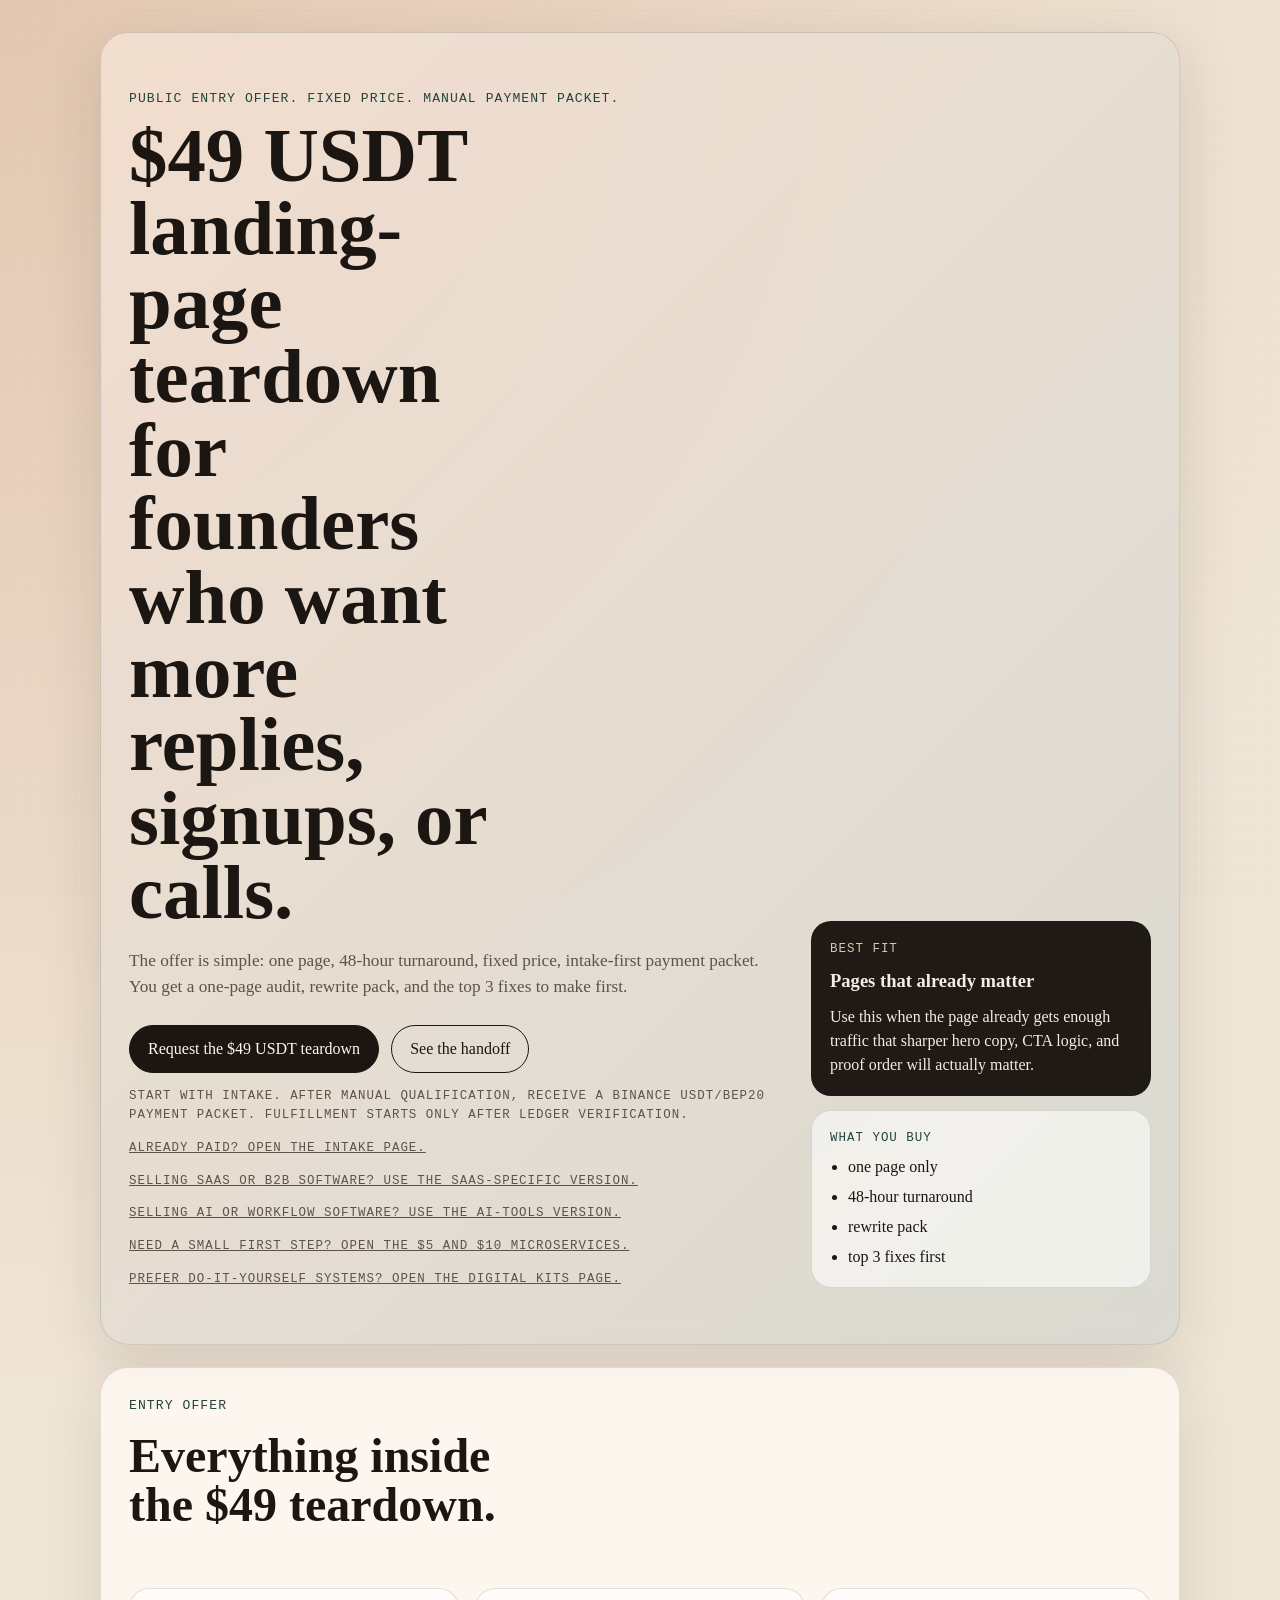
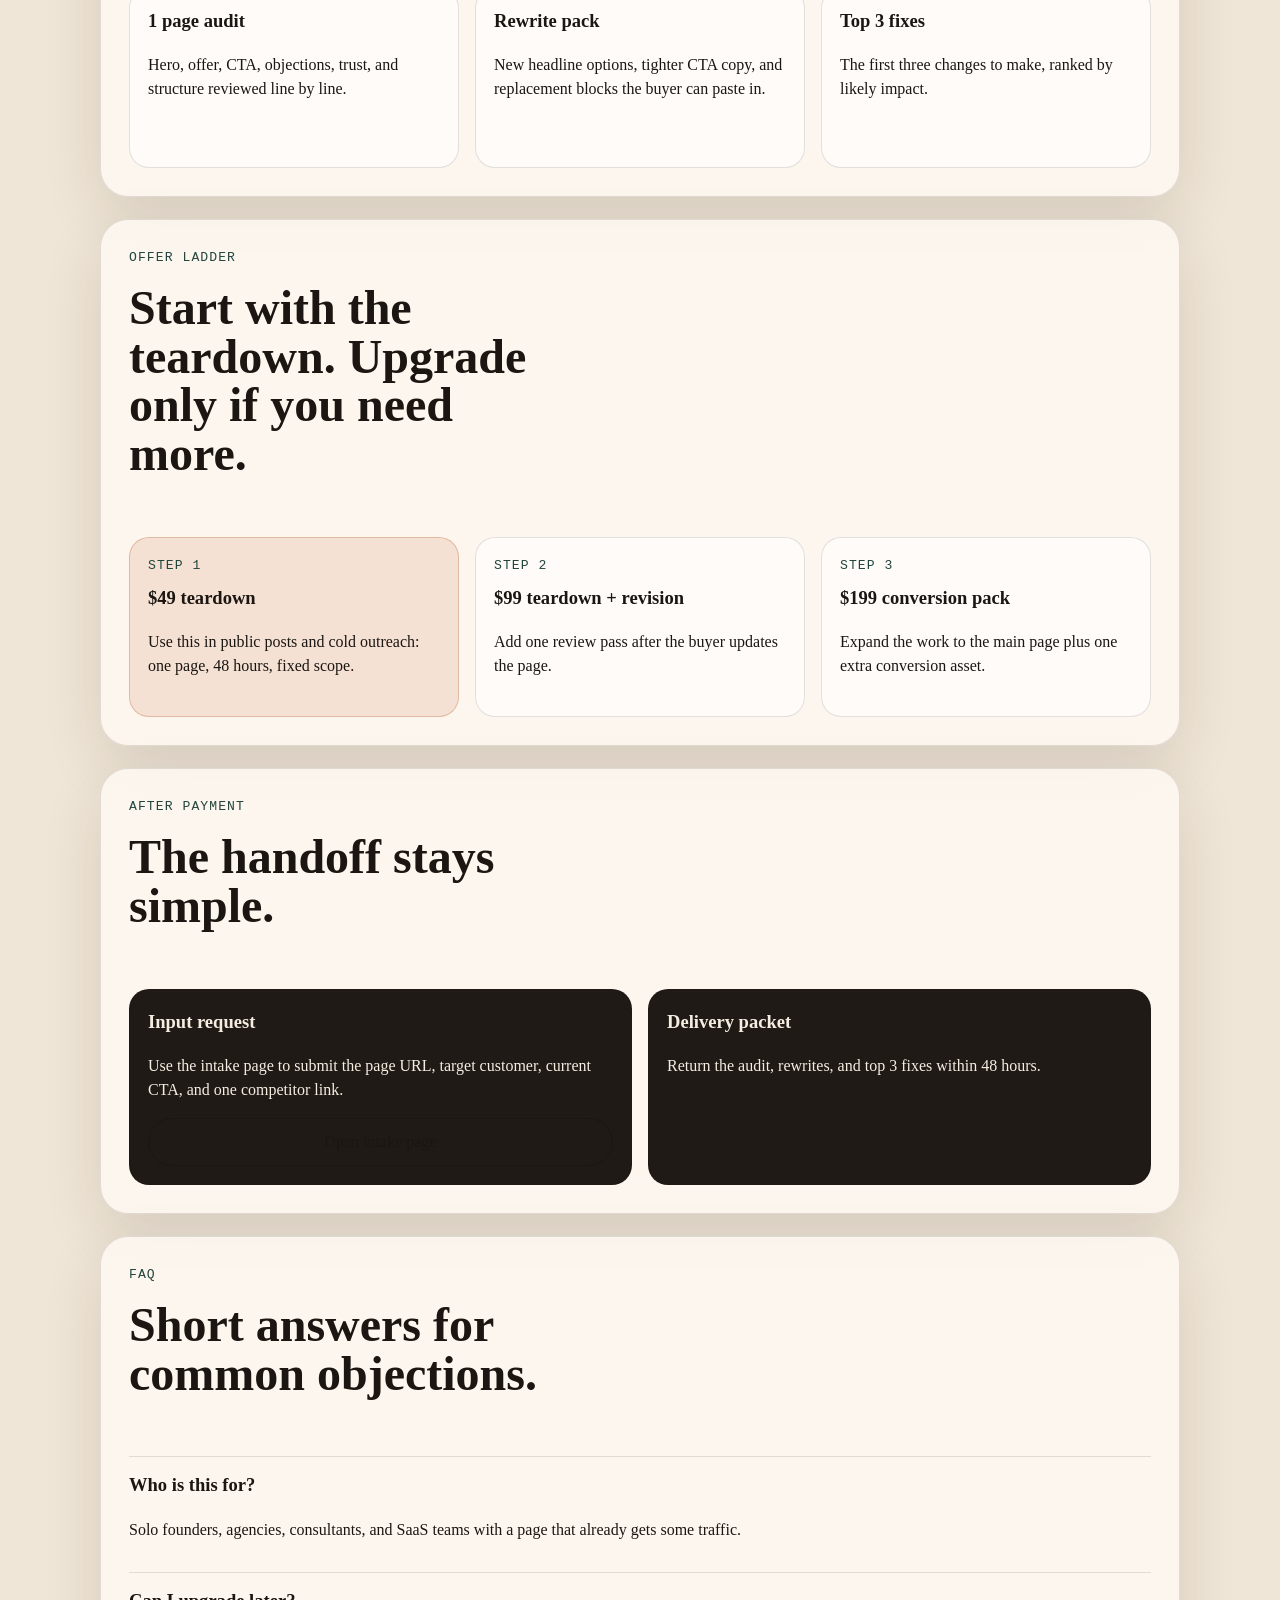
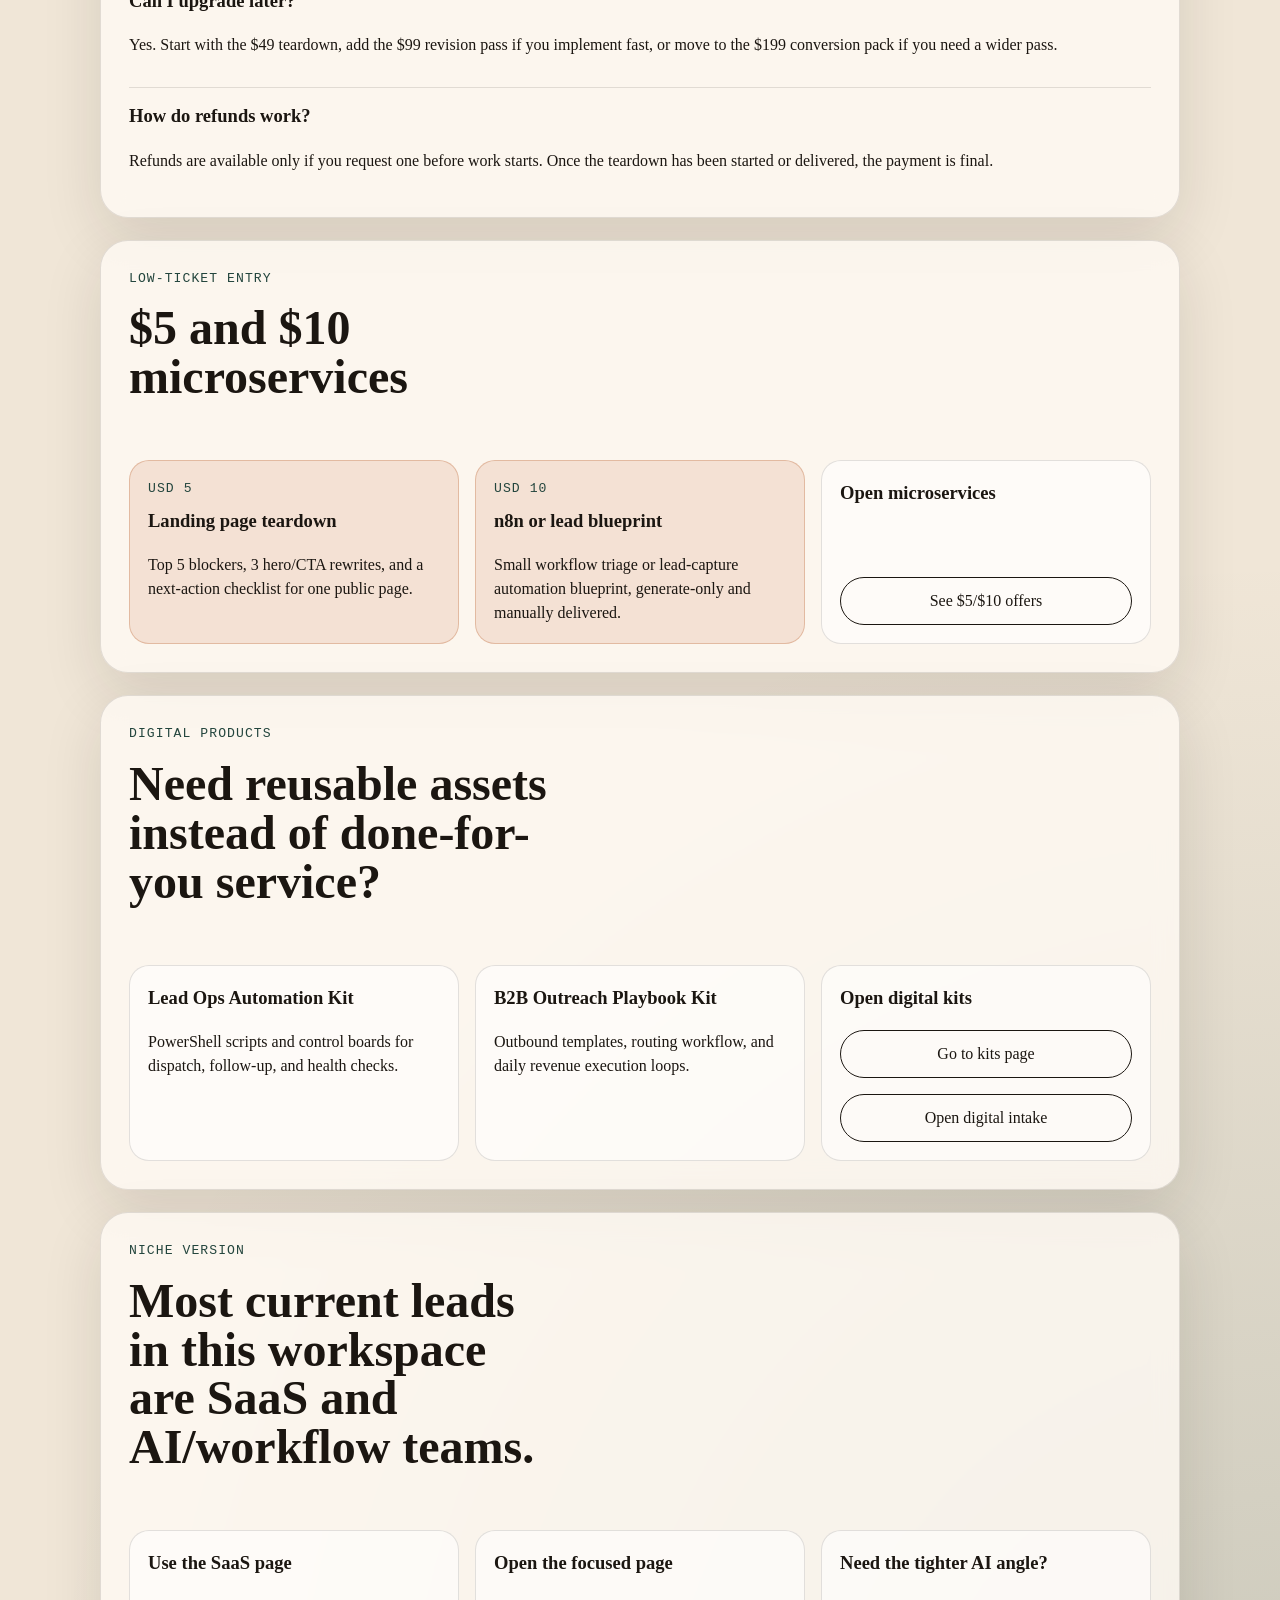
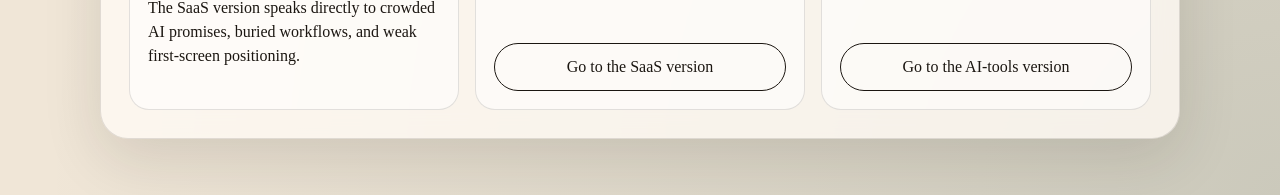
<file: index.html>
<!DOCTYPE html>
<html lang="en">
<head>
  <meta charset="UTF-8">
  <meta name="viewport" content="width=device-width, initial-scale=1.0">
  <title>$49 USDT Landing-Page Teardown | 48-Hour Audit, Rewrite Pack &amp; Top 3 Fixes</title>
  <meta
    name="description"
    content="$49 USDT landing-page teardown for founders: one-page audit, rewrite pack, and top 3 fixes delivered within 48 hours with manual Binance USDT/BEP20 payment packet."
  >
  <link rel="canonical" href="https://sam49501.github.io/btc-teardown-offer-site/">
  <meta property="og:type" content="website">
  <meta property="og:title" content="$49 USDT landing-page teardown for founders who want more replies, signups, or calls.">
  <meta property="og:description" content="$49 USDT landing-page teardown for founders: one-page audit, rewrite pack, and top 3 fixes delivered within 48 hours with manual Binance USDT/BEP20 payment packet.">
  <meta property="og:url" content="https://sam49501.github.io/btc-teardown-offer-site/">
  <meta property="og:image" content="https://sam49501.github.io/btc-teardown-offer-site/og-root.png">
  <meta property="og:image:alt" content="$49 USDT landing-page teardown social preview card">
  <meta name="twitter:card" content="summary_large_image">
  <meta name="twitter:title" content="$49 USDT landing-page teardown for founders who want more replies, signups, or calls.">
  <meta name="twitter:description" content="$49 USDT landing-page teardown for founders: one-page audit, rewrite pack, and top 3 fixes delivered within 48 hours with manual Binance USDT/BEP20 payment packet.">
  <meta name="twitter:image" content="https://sam49501.github.io/btc-teardown-offer-site/og-root.png">
  <link rel="stylesheet" href="styles.css">
</head>
<body>
  <div class="grain"></div>
  <main class="page">
    <section class="hero">
      <div class="hero-grid">
        <div class="hero-copy">
          <p class="eyebrow">Public entry offer. Fixed price. Manual payment packet.</p>
          <h1>$49 USDT landing-page teardown for founders who want more replies, signups, or calls.</h1>
          <p class="lede">
            The offer is simple: one page, 48-hour turnaround, fixed price, intake-first payment packet.
            You get a one-page audit, rewrite pack, and the top 3 fixes to make first.
          </p>
          <div class="hero-actions">
            <a class="button button-primary" href="https://github.com/sam49501/btc-teardown-offer-site/issues/new?template=paid-teardown-intake.yml">Request the $49 USDT teardown</a>
            <a class="button button-secondary" href="#after-payment">See the handoff</a>
          </div>
          <p class="microcopy">Start with intake. After manual qualification, receive a Binance USDT/BEP20 payment packet. Fulfillment starts only after ledger verification.</p>
          <p class="microcopy"><a class="inline-link" href="intake.html">Already paid? Open the intake page.</a></p>
          <p class="microcopy"><a class="inline-link" href="saas.html">Selling SaaS or B2B software? Use the SaaS-specific version.</a></p>
          <p class="microcopy"><a class="inline-link" href="ai-tools.html">Selling AI or workflow software? Use the AI-tools version.</a></p>
          <p class="microcopy"><a class="inline-link" href="microservices.html">Need a small first step? Open the $5 and $10 microservices.</a></p>
          <p class="microcopy"><a class="inline-link" href="kits.html">Prefer do-it-yourself systems? Open the digital kits page.</a></p>
        </div>
        <aside class="hero-side">
          <article class="side-card side-card-dark">
            <p class="side-label">Best fit</p>
            <h3>Pages that already matter</h3>
            <p>Use this when the page already gets enough traffic that sharper hero copy, CTA logic, and proof order will actually matter.</p>
          </article>
          <article class="side-card">
            <p class="side-label">What you buy</p>
            <ul class="compact-list">
              <li>one page only</li>
              <li>48-hour turnaround</li>
              <li>rewrite pack</li>
              <li>top 3 fixes first</li>
            </ul>
          </article>
        </aside>
      </div>
    </section>

    <section class="panel" id="after-payment">
      <div class="panel-head">
        <p class="section-tag">Entry offer</p>
        <h2>Everything inside the $49 teardown.</h2>
      </div>
      <div class="grid three-up">
        <article class="card">
          <h3>1 page audit</h3>
          <p>Hero, offer, CTA, objections, trust, and structure reviewed line by line.</p>
        </article>
        <article class="card">
          <h3>Rewrite pack</h3>
          <p>New headline options, tighter CTA copy, and replacement blocks the buyer can paste in.</p>
        </article>
        <article class="card">
          <h3>Top 3 fixes</h3>
          <p>The first three changes to make, ranked by likely impact.</p>
        </article>
      </div>
    </section>

    <section class="panel">
      <div class="panel-head">
        <p class="section-tag">Offer ladder</p>
        <h2>Start with the teardown. Upgrade only if you need more.</h2>
      </div>
      <div class="grid three-up">
        <article class="card featured">
          <p class="tier-label">Step 1</p>
          <h3>$49 teardown</h3>
          <p>Use this in public posts and cold outreach: one page, 48 hours, fixed scope.</p>
        </article>
        <article class="card">
          <p class="tier-label">Step 2</p>
          <h3>$99 teardown + revision</h3>
          <p>Add one review pass after the buyer updates the page.</p>
        </article>
        <article class="card">
          <p class="tier-label">Step 3</p>
          <h3>$199 conversion pack</h3>
          <p>Expand the work to the main page plus one extra conversion asset.</p>
        </article>
      </div>
    </section>

    <section class="panel">
      <div class="panel-head">
        <p class="section-tag">After payment</p>
        <h2>The handoff stays simple.</h2>
      </div>
      <div class="grid two-up">
        <article class="card dark-card">
          <h3>Input request</h3>
          <p>Use the intake page to submit the page URL, target customer, current CTA, and one competitor link.</p>
          <p><a class="button button-secondary button-full" href="intake.html">Open intake page</a></p>
        </article>
        <article class="card dark-card">
          <h3>Delivery packet</h3>
          <p>Return the audit, rewrites, and top 3 fixes within 48 hours.</p>
        </article>
      </div>
    </section>

    <section class="panel faq">
      <div class="panel-head">
        <p class="section-tag">FAQ</p>
        <h2>Short answers for common objections.</h2>
      </div>
      <div class="faq-list">
        <article class="faq-item">
          <h3>Who is this for?</h3>
          <p>Solo founders, agencies, consultants, and SaaS teams with a page that already gets some traffic.</p>
        </article>
        <article class="faq-item">
          <h3>Can I upgrade later?</h3>
          <p>Yes. Start with the $49 teardown, add the $99 revision pass if you implement fast, or move to the $199 conversion pack if you need a wider pass.</p>
        </article>
        <article class="faq-item">
          <h3>How do refunds work?</h3>
          <p>Refunds are available only if you request one before work starts. Once the teardown has been started or delivered, the payment is final.</p>
        </article>
      </div>
    </section>

    <section class="panel">
      <div class="panel-head">
        <p class="section-tag">Low-ticket entry</p>
        <h2>$5 and $10 microservices</h2>
      </div>
      <div class="grid three-up">
        <article class="card featured">
          <p class="tier-label">USD 5</p>
          <h3>Landing page teardown</h3>
          <p>Top 5 blockers, 3 hero/CTA rewrites, and a next-action checklist for one public page.</p>
        </article>
        <article class="card featured">
          <p class="tier-label">USD 10</p>
          <h3>n8n or lead blueprint</h3>
          <p>Small workflow triage or lead-capture automation blueprint, generate-only and manually delivered.</p>
        </article>
        <article class="card action-card">
          <h3>Open microservices</h3>
          <p><a class="button button-secondary button-full" href="microservices.html">See $5/$10 offers</a></p>
        </article>
      </div>
    </section>

    <section class="panel">
      <div class="panel-head">
        <p class="section-tag">Digital products</p>
        <h2>Need reusable assets instead of done-for-you service?</h2>
      </div>
      <div class="grid three-up">
        <article class="card">
          <h3>Lead Ops Automation Kit</h3>
          <p>PowerShell scripts and control boards for dispatch, follow-up, and health checks.</p>
        </article>
        <article class="card">
          <h3>B2B Outreach Playbook Kit</h3>
          <p>Outbound templates, routing workflow, and daily revenue execution loops.</p>
        </article>
        <article class="card action-card">
          <h3>Open digital kits</h3>
          <p><a class="button button-secondary button-full" href="kits.html">Go to kits page</a></p>
          <p><a class="button button-secondary button-full" href="intake-digital.html">Open digital intake</a></p>
        </article>
      </div>
    </section>

    <section class="panel">
      <div class="panel-head">
        <p class="section-tag">Niche version</p>
        <h2>Most current leads in this workspace are SaaS and AI/workflow teams.</h2>
      </div>
      <div class="grid three-up">
        <article class="card">
          <h3>Use the SaaS page</h3>
          <p>The SaaS version speaks directly to crowded AI promises, buried workflows, and weak first-screen positioning.</p>
        </article>
        <article class="card action-card">
          <h3>Open the focused page</h3>
          <p><a class="button button-secondary button-full" href="saas.html">Go to the SaaS version</a></p>
        </article>
        <article class="card action-card">
          <h3>Need the tighter AI angle?</h3>
          <p><a class="button button-secondary button-full" href="ai-tools.html">Go to the AI-tools version</a></p>
        </article>
      </div>
    </section>
  </main>
</body>
</html>
</file>
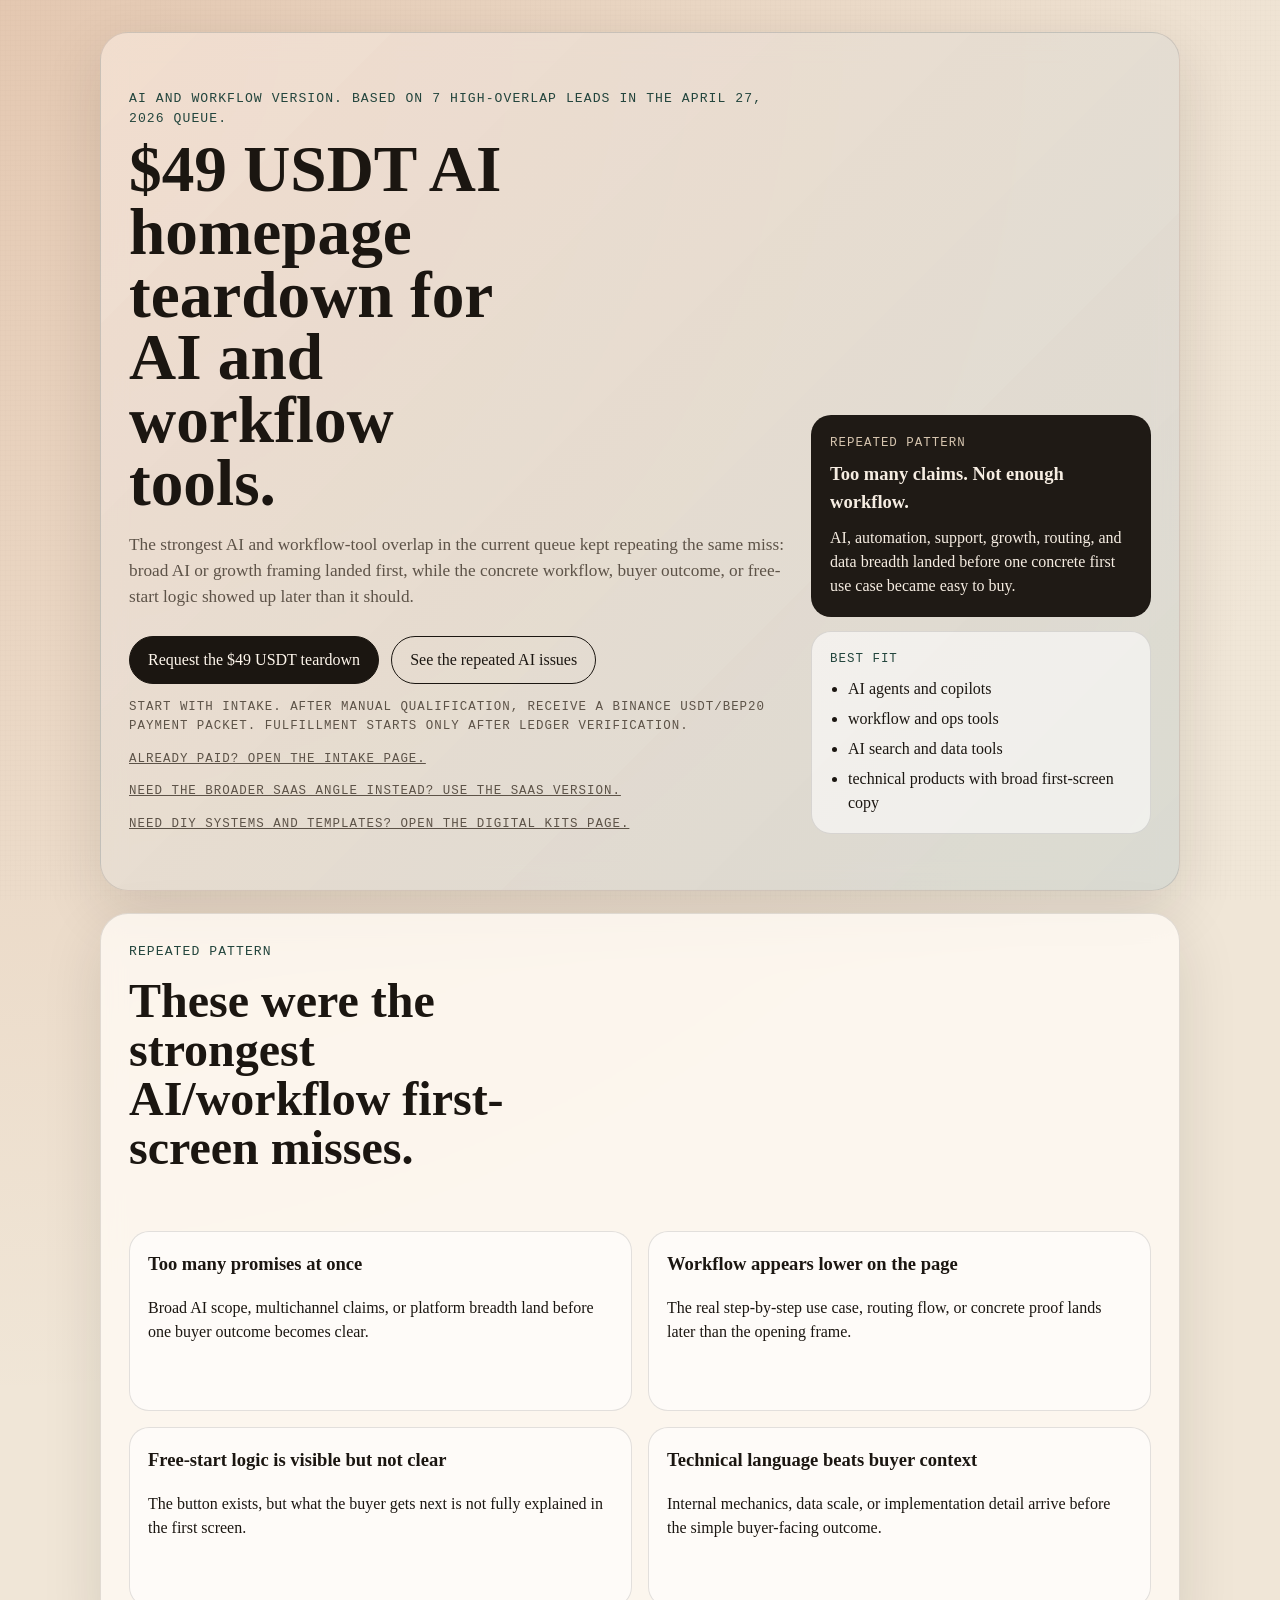
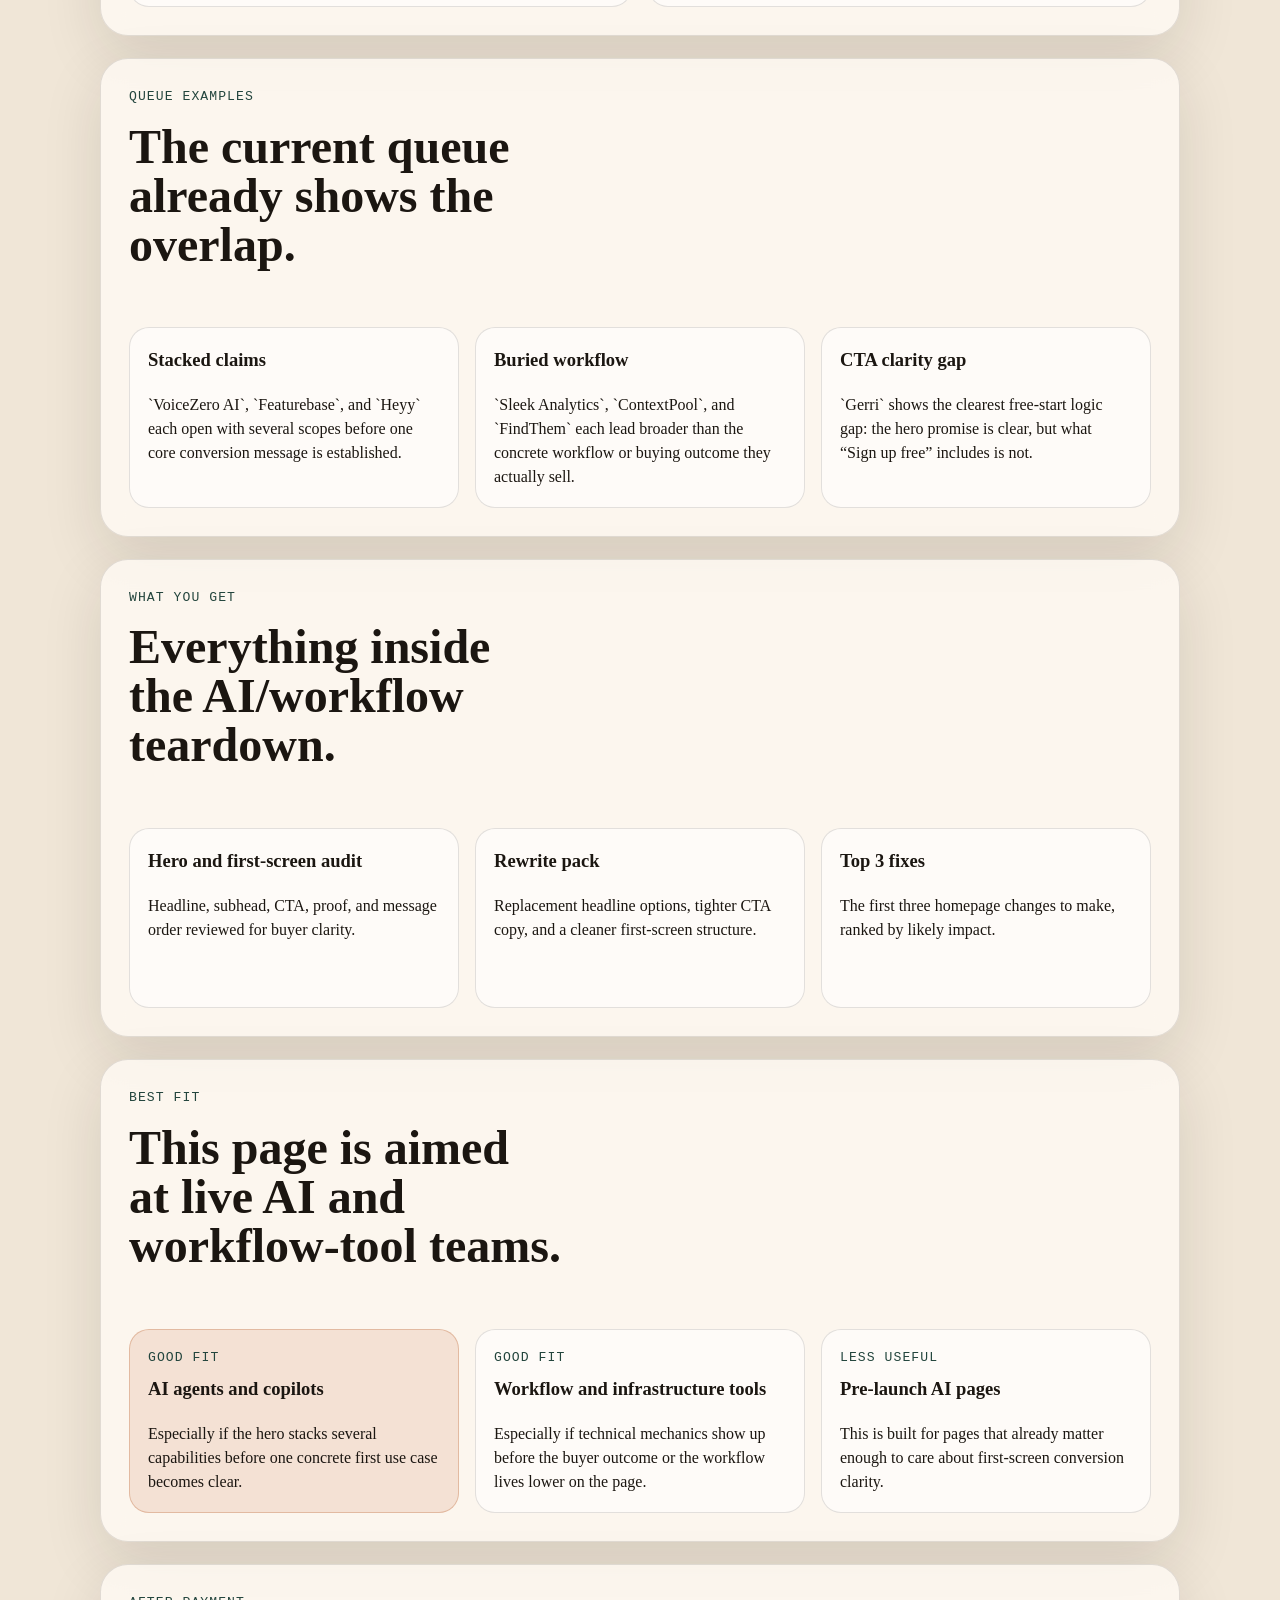
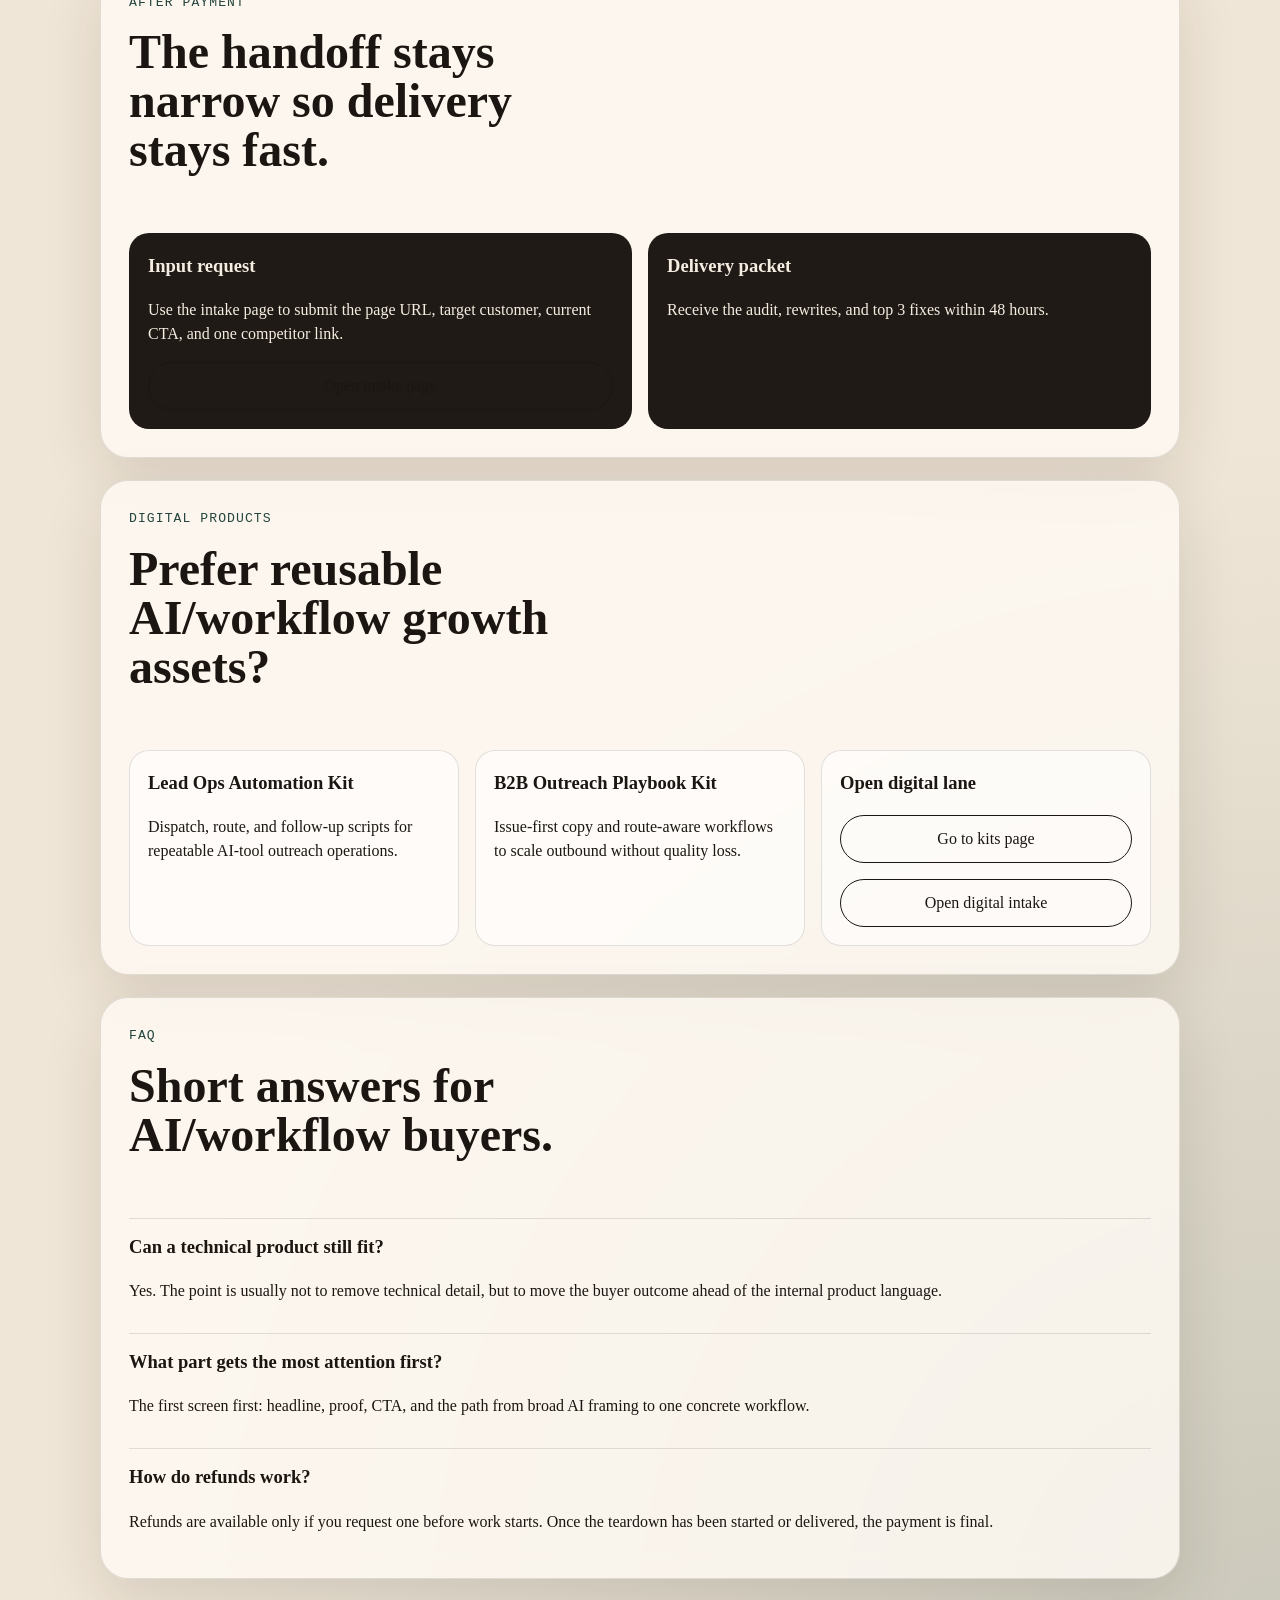
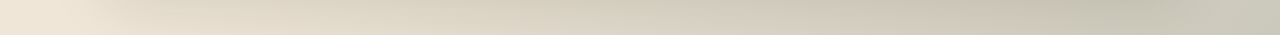
<file: ai-tools.html>
<!DOCTYPE html>
<html lang="en">
<head>
  <meta charset="UTF-8">
  <meta name="viewport" content="width=device-width, initial-scale=1.0">
  <title>$49 USDT AI Homepage Teardown | 48-Hour Audit, Rewrites &amp; Top 3 Fixes</title>
  <meta
    name="description"
    content="$49 USDT AI homepage teardown for AI and workflow tools: hero and first-screen audit, rewrite pack, and top 3 fixes delivered within 48 hours."
  >
  <link rel="canonical" href="https://sam49501.github.io/btc-teardown-offer-site/ai-tools.html">
  <meta property="og:type" content="website">
  <meta property="og:title" content="$49 USDT AI homepage teardown for AI and workflow tools.">
  <meta property="og:description" content="$49 USDT AI homepage teardown for AI and workflow tools: hero and first-screen audit, rewrite pack, and top 3 fixes delivered within 48 hours.">
  <meta property="og:url" content="https://sam49501.github.io/btc-teardown-offer-site/ai-tools.html">
  <meta property="og:image" content="https://sam49501.github.io/btc-teardown-offer-site/og-ai-tools.png">
  <meta property="og:image:alt" content="$49 USDT AI homepage teardown social preview card">
  <meta name="twitter:card" content="summary_large_image">
  <meta name="twitter:title" content="$49 USDT AI homepage teardown for AI and workflow tools.">
  <meta name="twitter:description" content="$49 USDT AI homepage teardown for AI and workflow tools: hero and first-screen audit, rewrite pack, and top 3 fixes delivered within 48 hours.">
  <meta name="twitter:image" content="https://sam49501.github.io/btc-teardown-offer-site/og-ai-tools.png">
  <link rel="stylesheet" href="styles.css">
</head>
<body>
  <div class="grain"></div>
  <main class="page">
    <section class="hero">
      <div class="hero-grid">
        <div class="hero-copy">
          <p class="eyebrow">AI and workflow version. Based on 7 high-overlap leads in the April 27, 2026 queue.</p>
          <h1 class="hero-title-wide">$49 USDT AI homepage teardown for AI and workflow tools.</h1>
          <p class="lede">
            The strongest AI and workflow-tool overlap in the current queue kept repeating the same miss:
            broad AI or growth framing landed first, while the concrete workflow, buyer outcome, or free-start logic
            showed up later than it should.
          </p>
          <div class="hero-actions">
            <a class="button button-primary" href="https://github.com/sam49501/btc-teardown-offer-site/issues/new?template=paid-teardown-intake.yml">Request the $49 USDT teardown</a>
            <a class="button button-secondary" href="#ai-patterns">See the repeated AI issues</a>
          </div>
          <p class="microcopy">Start with intake. After manual qualification, receive a Binance USDT/BEP20 payment packet. Fulfillment starts only after ledger verification.</p>
          <p class="microcopy"><a class="inline-link" href="intake.html">Already paid? Open the intake page.</a></p>
          <p class="microcopy"><a class="inline-link" href="saas.html">Need the broader SaaS angle instead? Use the SaaS version.</a></p>
          <p class="microcopy"><a class="inline-link" href="kits.html">Need DIY systems and templates? Open the digital kits page.</a></p>
        </div>
        <aside class="hero-side">
          <article class="side-card side-card-dark">
            <p class="side-label">Repeated pattern</p>
            <h3>Too many claims. Not enough workflow.</h3>
            <p>AI, automation, support, growth, routing, and data breadth landed before one concrete first use case became easy to buy.</p>
          </article>
          <article class="side-card">
            <p class="side-label">Best fit</p>
            <ul class="compact-list">
              <li>AI agents and copilots</li>
              <li>workflow and ops tools</li>
              <li>AI search and data tools</li>
              <li>technical products with broad first-screen copy</li>
            </ul>
          </article>
        </aside>
      </div>
    </section>

    <section class="panel" id="ai-patterns">
      <div class="panel-head">
        <p class="section-tag">Repeated pattern</p>
        <h2>These were the strongest AI/workflow first-screen misses.</h2>
      </div>
      <div class="grid two-up">
        <article class="card">
          <h3>Too many promises at once</h3>
          <p>Broad AI scope, multichannel claims, or platform breadth land before one buyer outcome becomes clear.</p>
        </article>
        <article class="card">
          <h3>Workflow appears lower on the page</h3>
          <p>The real step-by-step use case, routing flow, or concrete proof lands later than the opening frame.</p>
        </article>
        <article class="card">
          <h3>Free-start logic is visible but not clear</h3>
          <p>The button exists, but what the buyer gets next is not fully explained in the first screen.</p>
        </article>
        <article class="card">
          <h3>Technical language beats buyer context</h3>
          <p>Internal mechanics, data scale, or implementation detail arrive before the simple buyer-facing outcome.</p>
        </article>
      </div>
    </section>

    <section class="panel">
      <div class="panel-head">
        <p class="section-tag">Queue examples</p>
        <h2>The current queue already shows the overlap.</h2>
      </div>
      <div class="grid three-up">
        <article class="card">
          <h3>Stacked claims</h3>
          <p>`VoiceZero AI`, `Featurebase`, and `Heyy` each open with several scopes before one core conversion message is established.</p>
        </article>
        <article class="card">
          <h3>Buried workflow</h3>
          <p>`Sleek Analytics`, `ContextPool`, and `FindThem` each lead broader than the concrete workflow or buying outcome they actually sell.</p>
        </article>
        <article class="card">
          <h3>CTA clarity gap</h3>
          <p>`Gerri` shows the clearest free-start logic gap: the hero promise is clear, but what “Sign up free” includes is not.</p>
        </article>
      </div>
    </section>

    <section class="panel">
      <div class="panel-head">
        <p class="section-tag">What you get</p>
        <h2>Everything inside the AI/workflow teardown.</h2>
      </div>
      <div class="grid three-up">
        <article class="card">
          <h3>Hero and first-screen audit</h3>
          <p>Headline, subhead, CTA, proof, and message order reviewed for buyer clarity.</p>
        </article>
        <article class="card">
          <h3>Rewrite pack</h3>
          <p>Replacement headline options, tighter CTA copy, and a cleaner first-screen structure.</p>
        </article>
        <article class="card">
          <h3>Top 3 fixes</h3>
          <p>The first three homepage changes to make, ranked by likely impact.</p>
        </article>
      </div>
    </section>

    <section class="panel">
      <div class="panel-head">
        <p class="section-tag">Best fit</p>
        <h2>This page is aimed at live AI and workflow-tool teams.</h2>
      </div>
      <div class="grid three-up">
        <article class="card featured">
          <p class="tier-label">Good fit</p>
          <h3>AI agents and copilots</h3>
          <p>Especially if the hero stacks several capabilities before one concrete first use case becomes clear.</p>
        </article>
        <article class="card">
          <p class="tier-label">Good fit</p>
          <h3>Workflow and infrastructure tools</h3>
          <p>Especially if technical mechanics show up before the buyer outcome or the workflow lives lower on the page.</p>
        </article>
        <article class="card">
          <p class="tier-label">Less useful</p>
          <h3>Pre-launch AI pages</h3>
          <p>This is built for pages that already matter enough to care about first-screen conversion clarity.</p>
        </article>
      </div>
    </section>

    <section class="panel" id="after-payment">
      <div class="panel-head">
        <p class="section-tag">After payment</p>
        <h2>The handoff stays narrow so delivery stays fast.</h2>
      </div>
      <div class="grid two-up">
        <article class="card dark-card">
          <h3>Input request</h3>
          <p>Use the intake page to submit the page URL, target customer, current CTA, and one competitor link.</p>
          <p><a class="button button-secondary button-full" href="intake.html">Open intake page</a></p>
        </article>
        <article class="card dark-card">
          <h3>Delivery packet</h3>
          <p>Receive the audit, rewrites, and top 3 fixes within 48 hours.</p>
        </article>
      </div>
    </section>

    <section class="panel">
      <div class="panel-head">
        <p class="section-tag">Digital products</p>
        <h2>Prefer reusable AI/workflow growth assets?</h2>
      </div>
      <div class="grid three-up">
        <article class="card">
          <h3>Lead Ops Automation Kit</h3>
          <p>Dispatch, route, and follow-up scripts for repeatable AI-tool outreach operations.</p>
        </article>
        <article class="card">
          <h3>B2B Outreach Playbook Kit</h3>
          <p>Issue-first copy and route-aware workflows to scale outbound without quality loss.</p>
        </article>
        <article class="card action-card">
          <h3>Open digital lane</h3>
          <p><a class="button button-secondary button-full" href="kits.html">Go to kits page</a></p>
          <p><a class="button button-secondary button-full" href="intake-digital.html">Open digital intake</a></p>
        </article>
      </div>
    </section>

    <section class="panel faq">
      <div class="panel-head">
        <p class="section-tag">FAQ</p>
        <h2>Short answers for AI/workflow buyers.</h2>
      </div>
      <div class="faq-list">
        <article class="faq-item">
          <h3>Can a technical product still fit?</h3>
          <p>Yes. The point is usually not to remove technical detail, but to move the buyer outcome ahead of the internal product language.</p>
        </article>
        <article class="faq-item">
          <h3>What part gets the most attention first?</h3>
          <p>The first screen first: headline, proof, CTA, and the path from broad AI framing to one concrete workflow.</p>
        </article>
        <article class="faq-item">
          <h3>How do refunds work?</h3>
          <p>Refunds are available only if you request one before work starts. Once the teardown has been started or delivered, the payment is final.</p>
        </article>
      </div>
    </section>
  </main>
</body>
</html>
</file>
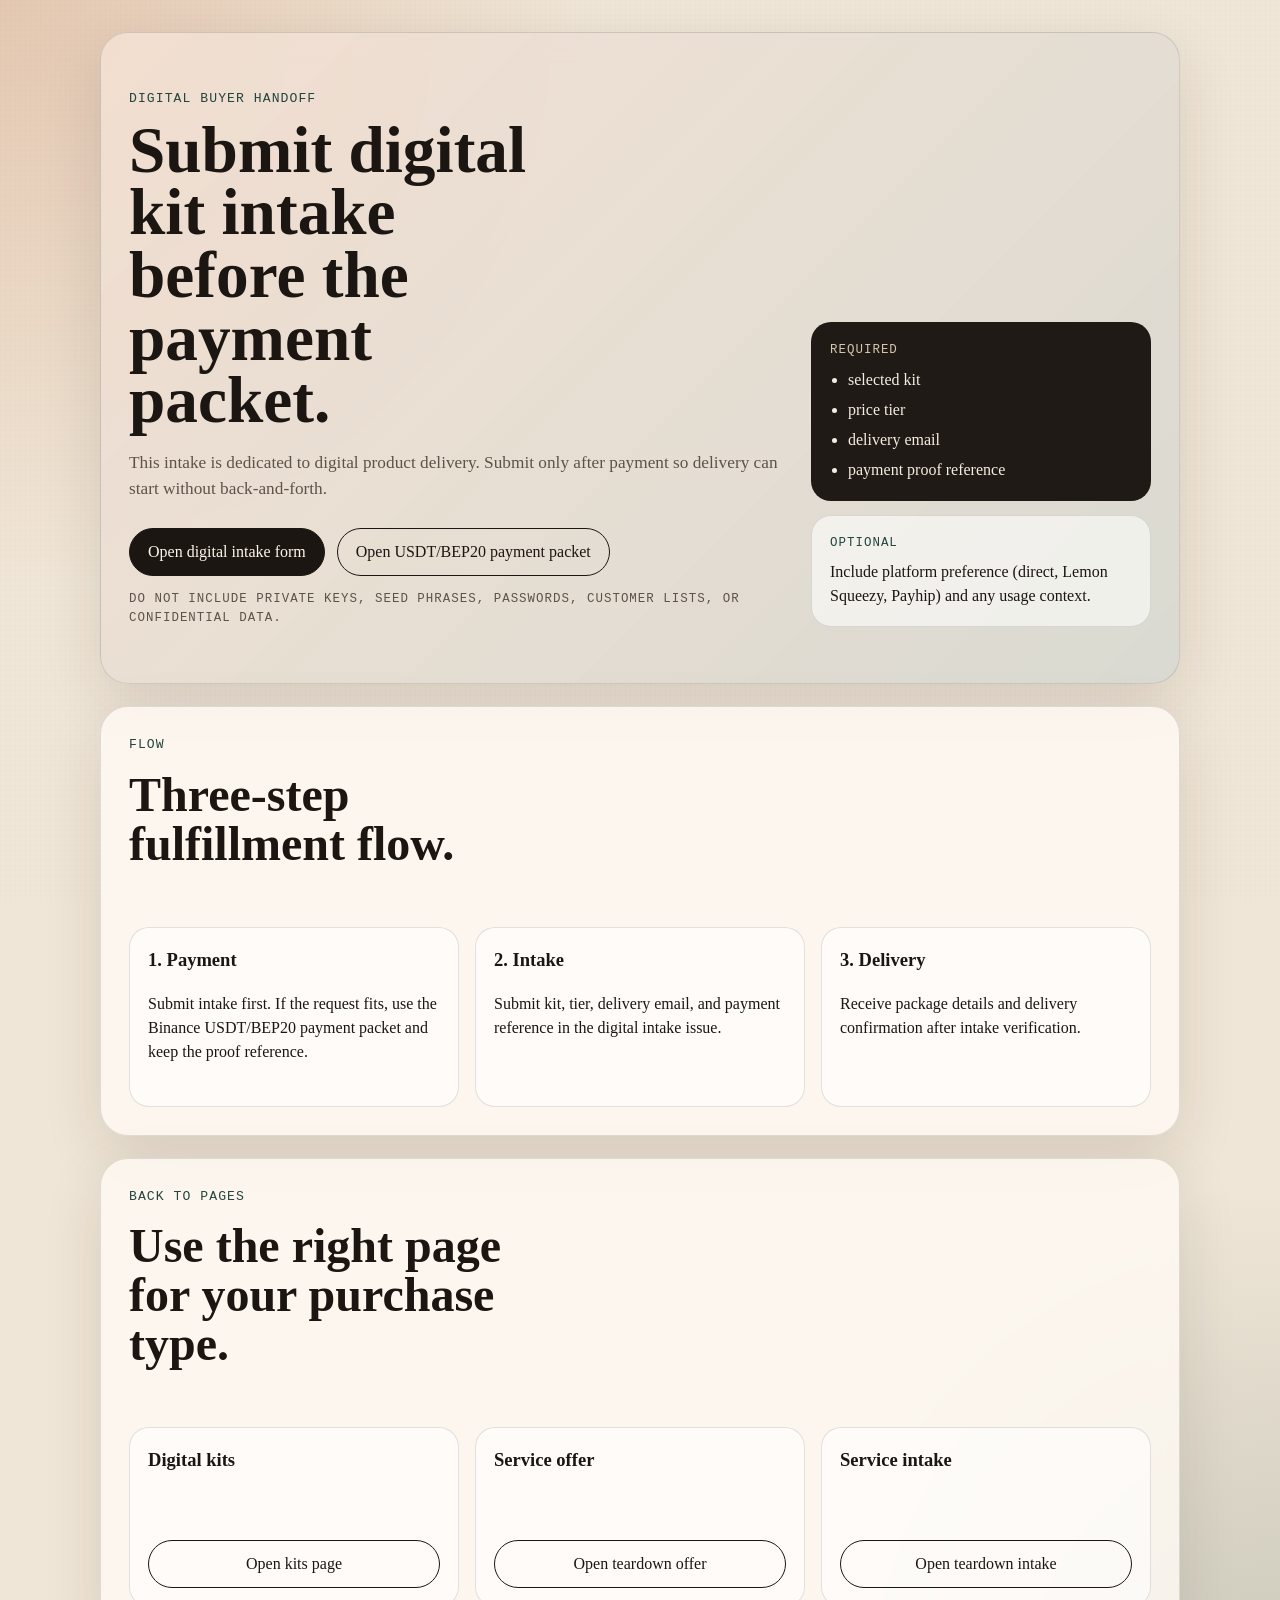
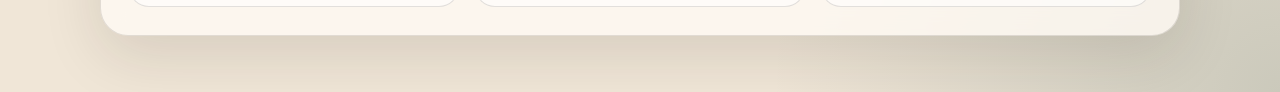
<file: intake-digital.html>
<!DOCTYPE html>
<html lang="en">
<head>
  <meta charset="UTF-8">
  <meta name="viewport" content="width=device-width, initial-scale=1.0">
  <title>Digital Product Intake | Conversion Kits</title>
  <meta
    name="description"
    content="Submit digital product intake before the payment packet: selected kit, price tier, delivery email, and payment reference."
  >
  <link rel="canonical" href="https://sam49501.github.io/btc-teardown-offer-site/intake-digital.html">
  <meta property="og:type" content="website">
  <meta property="og:title" content="Digital product intake for conversion kits">
  <meta property="og:description" content="Submit kit choice, delivery details, and payment proof reference after payment.">
  <meta property="og:url" content="https://sam49501.github.io/btc-teardown-offer-site/intake-digital.html">
  <meta property="og:image" content="https://sam49501.github.io/btc-teardown-offer-site/og-root.png">
  <meta property="og:image:alt" content="Digital product intake preview card">
  <meta name="twitter:card" content="summary_large_image">
  <meta name="twitter:title" content="Digital product intake">
  <meta name="twitter:description" content="Submit kit choice and payment reference to start delivery.">
  <meta name="twitter:image" content="https://sam49501.github.io/btc-teardown-offer-site/og-root.png">
  <link rel="stylesheet" href="styles.css">
</head>
<body>
  <div class="grain"></div>
  <main class="page">
    <section class="hero">
      <div class="hero-grid">
        <div class="hero-copy">
          <p class="eyebrow">Digital buyer handoff</p>
          <h1 class="hero-title-wide">Submit digital kit intake before the payment packet.</h1>
          <p class="lede">
            This intake is dedicated to digital product delivery.
            Submit only after payment so delivery can start without back-and-forth.
          </p>
          <div class="hero-actions">
            <a class="button button-primary" href="https://github.com/sam49501/btc-teardown-offer-site/issues/new?template=digital-product-intake.yml">Open digital intake form</a>
            <a class="button button-secondary" href="https://github.com/sam49501/btc-teardown-offer-site/issues/new?template=digital-product-intake.yml">Open USDT/BEP20 payment packet</a>
          </div>
          <p class="microcopy">Do not include private keys, seed phrases, passwords, customer lists, or confidential data.</p>
        </div>
        <aside class="hero-side">
          <article class="side-card side-card-dark">
            <p class="side-label">Required</p>
            <ul class="compact-list">
              <li>selected kit</li>
              <li>price tier</li>
              <li>delivery email</li>
              <li>payment proof reference</li>
            </ul>
          </article>
          <article class="side-card">
            <p class="side-label">Optional</p>
            <p>Include platform preference (direct, Lemon Squeezy, Payhip) and any usage context.</p>
          </article>
        </aside>
      </div>
    </section>

    <section class="panel">
      <div class="panel-head">
        <p class="section-tag">Flow</p>
        <h2>Three-step fulfillment flow.</h2>
      </div>
      <div class="grid three-up">
        <article class="card">
          <h3>1. Payment</h3>
          <p>Submit intake first. If the request fits, use the Binance USDT/BEP20 payment packet and keep the proof reference.</p>
        </article>
        <article class="card">
          <h3>2. Intake</h3>
          <p>Submit kit, tier, delivery email, and payment reference in the digital intake issue.</p>
        </article>
        <article class="card">
          <h3>3. Delivery</h3>
          <p>Receive package details and delivery confirmation after intake verification.</p>
        </article>
      </div>
    </section>

    <section class="panel">
      <div class="panel-head">
        <p class="section-tag">Back to pages</p>
        <h2>Use the right page for your purchase type.</h2>
      </div>
      <div class="grid three-up">
        <article class="card action-card">
          <h3>Digital kits</h3>
          <p><a class="button button-secondary button-full" href="kits.html">Open kits page</a></p>
        </article>
        <article class="card action-card">
          <h3>Service offer</h3>
          <p><a class="button button-secondary button-full" href="index.html">Open teardown offer</a></p>
        </article>
        <article class="card action-card">
          <h3>Service intake</h3>
          <p><a class="button button-secondary button-full" href="intake.html">Open teardown intake</a></p>
        </article>
      </div>
    </section>
  </main>
</body>
</html>
</file>
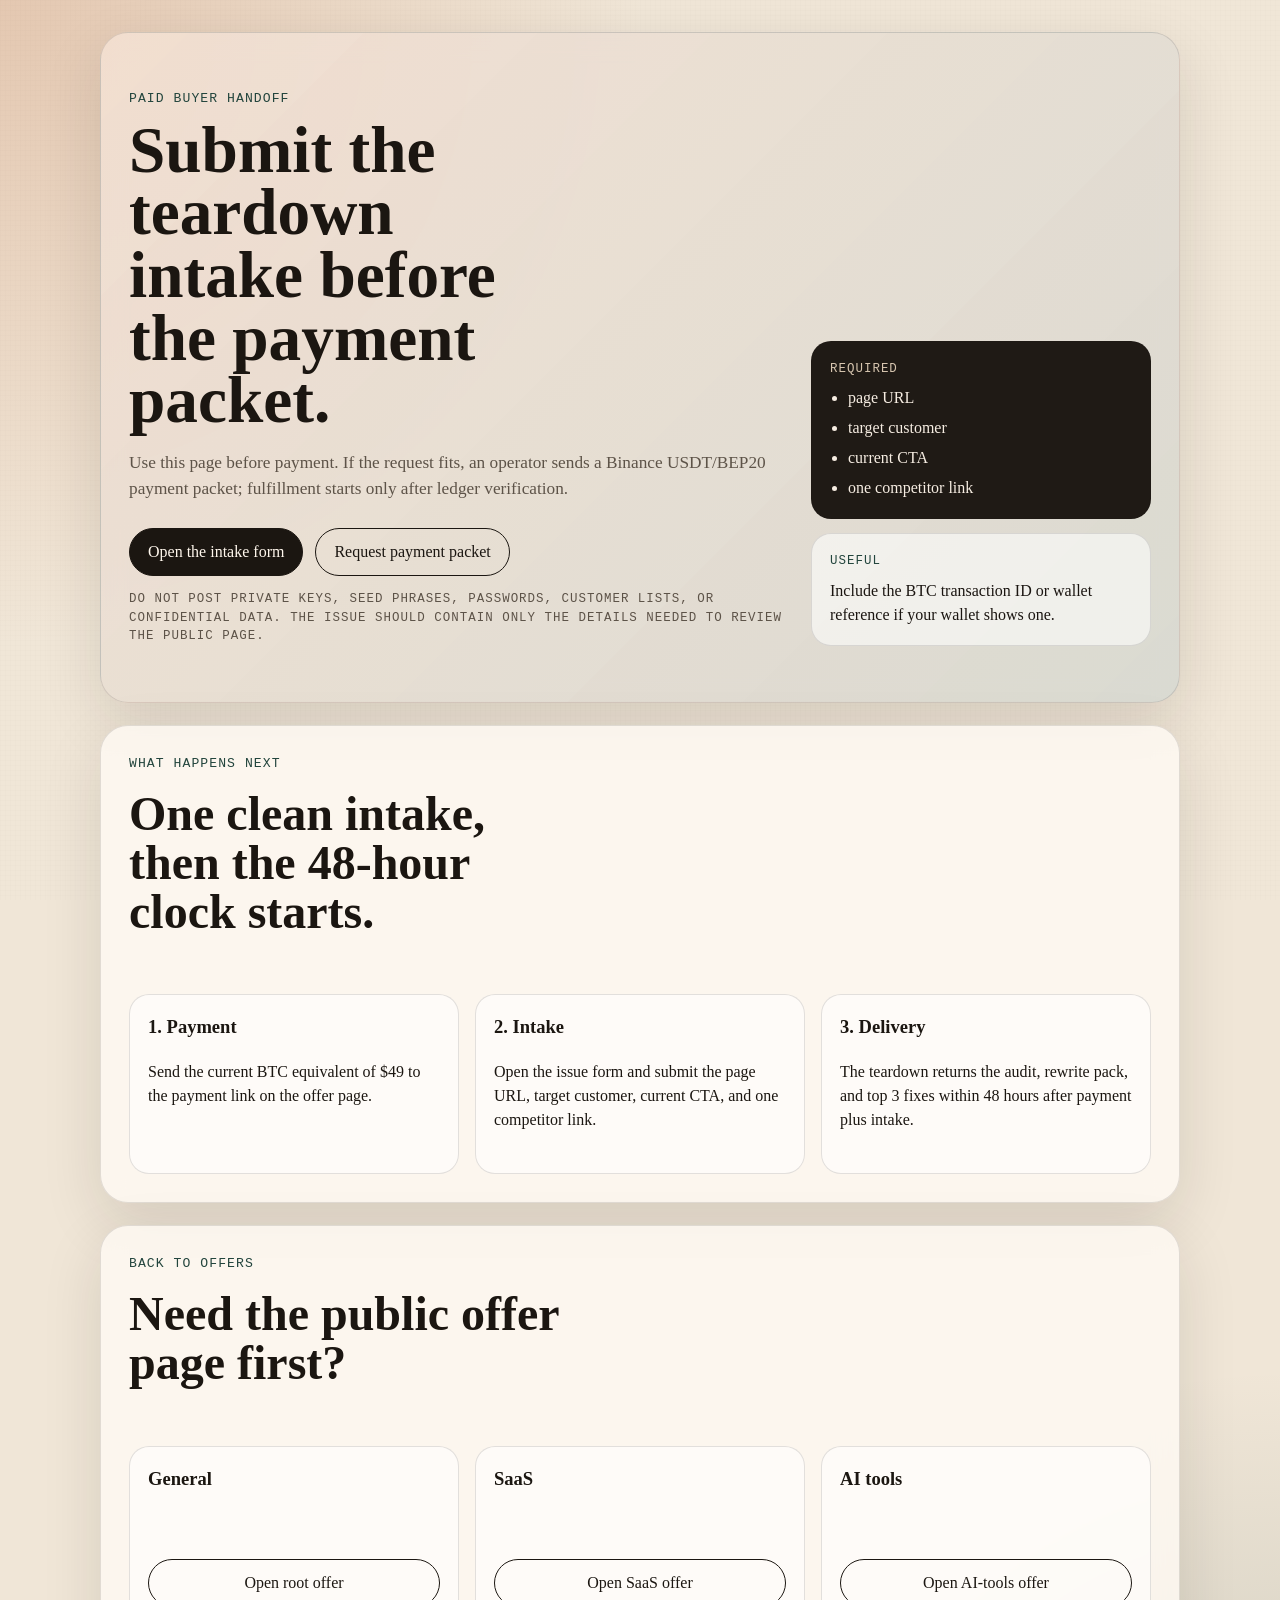
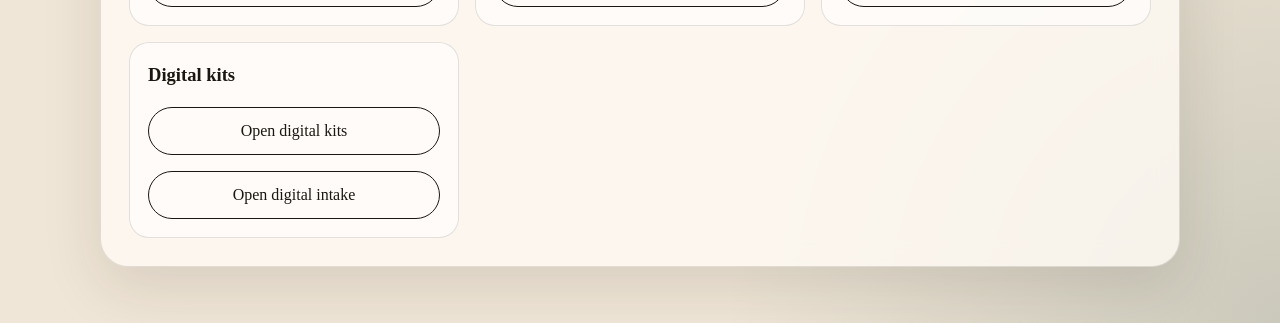
<file: intake.html>
<!DOCTYPE html>
<html lang="en">
<head>
  <meta charset="UTF-8">
  <meta name="viewport" content="width=device-width, initial-scale=1.0">
  <title>Teardown Intake | $49 USDT Landing-Page Teardown</title>
  <meta
    name="description"
    content="Submit the four intake details for the $49 USDT landing-page teardown before payment packet: page URL, target customer, current CTA, and one competitor link."
  >
  <link rel="canonical" href="https://sam49501.github.io/btc-teardown-offer-site/intake.html">
  <meta property="og:type" content="website">
  <meta property="og:title" content="Teardown intake for the $49 USDT landing-page teardown">
  <meta property="og:description" content="Submit the page URL, target customer, current CTA, competitor link, and payment reference before the payment packet.">
  <meta property="og:url" content="https://sam49501.github.io/btc-teardown-offer-site/intake.html">
  <meta property="og:image" content="https://sam49501.github.io/btc-teardown-offer-site/og-root.png">
  <meta property="og:image:alt" content="$49 USDT landing-page teardown social preview card">
  <meta name="twitter:card" content="summary_large_image">
  <meta name="twitter:title" content="Paid teardown intake">
  <meta name="twitter:description" content="Submit the four details needed to start the $49 USDT landing-page teardown.">
  <meta name="twitter:image" content="https://sam49501.github.io/btc-teardown-offer-site/og-root.png">
  <link rel="stylesheet" href="styles.css">
</head>
<body>
  <div class="grain"></div>
  <main class="page">
    <section class="hero">
      <div class="hero-grid">
        <div class="hero-copy">
          <p class="eyebrow">Paid buyer handoff</p>
          <h1 class="hero-title-wide">Submit the teardown intake before the payment packet.</h1>
          <p class="lede">
            Use this page before payment. If the request fits, an operator sends a Binance USDT/BEP20 payment packet; fulfillment starts only after ledger verification.
          </p>
          <div class="hero-actions">
            <a class="button button-primary" href="https://github.com/sam49501/btc-teardown-offer-site/issues/new?template=paid-teardown-intake.yml">Open the intake form</a>
            <a class="button button-secondary" href="https://github.com/sam49501/btc-teardown-offer-site/issues/new?template=paid-teardown-intake.yml">Request payment packet</a>
          </div>
          <p class="microcopy">Do not post private keys, seed phrases, passwords, customer lists, or confidential data. The issue should contain only the details needed to review the public page.</p>
        </div>
        <aside class="hero-side">
          <article class="side-card side-card-dark">
            <p class="side-label">Required</p>
            <ul class="compact-list">
              <li>page URL</li>
              <li>target customer</li>
              <li>current CTA</li>
              <li>one competitor link</li>
            </ul>
          </article>
          <article class="side-card">
            <p class="side-label">Useful</p>
            <p>Include the BTC transaction ID or wallet reference if your wallet shows one.</p>
          </article>
        </aside>
      </div>
    </section>

    <section class="panel">
      <div class="panel-head">
        <p class="section-tag">What happens next</p>
        <h2>One clean intake, then the 48-hour clock starts.</h2>
      </div>
      <div class="grid three-up">
        <article class="card">
          <h3>1. Payment</h3>
          <p>Send the current BTC equivalent of $49 to the payment link on the offer page.</p>
        </article>
        <article class="card">
          <h3>2. Intake</h3>
          <p>Open the issue form and submit the page URL, target customer, current CTA, and one competitor link.</p>
        </article>
        <article class="card">
          <h3>3. Delivery</h3>
          <p>The teardown returns the audit, rewrite pack, and top 3 fixes within 48 hours after payment plus intake.</p>
        </article>
      </div>
    </section>

    <section class="panel">
      <div class="panel-head">
        <p class="section-tag">Back to offers</p>
        <h2>Need the public offer page first?</h2>
      </div>
      <div class="grid three-up">
        <article class="card action-card">
          <h3>General</h3>
          <p><a class="button button-secondary button-full" href="index.html">Open root offer</a></p>
        </article>
        <article class="card action-card">
          <h3>SaaS</h3>
          <p><a class="button button-secondary button-full" href="saas.html">Open SaaS offer</a></p>
        </article>
        <article class="card action-card">
          <h3>AI tools</h3>
          <p><a class="button button-secondary button-full" href="ai-tools.html">Open AI-tools offer</a></p>
        </article>
        <article class="card action-card">
          <h3>Digital kits</h3>
          <p><a class="button button-secondary button-full" href="kits.html">Open digital kits</a></p>
          <p><a class="button button-secondary button-full" href="intake-digital.html">Open digital intake</a></p>
        </article>
      </div>
    </section>
  </main>
</body>
</html>
</file>
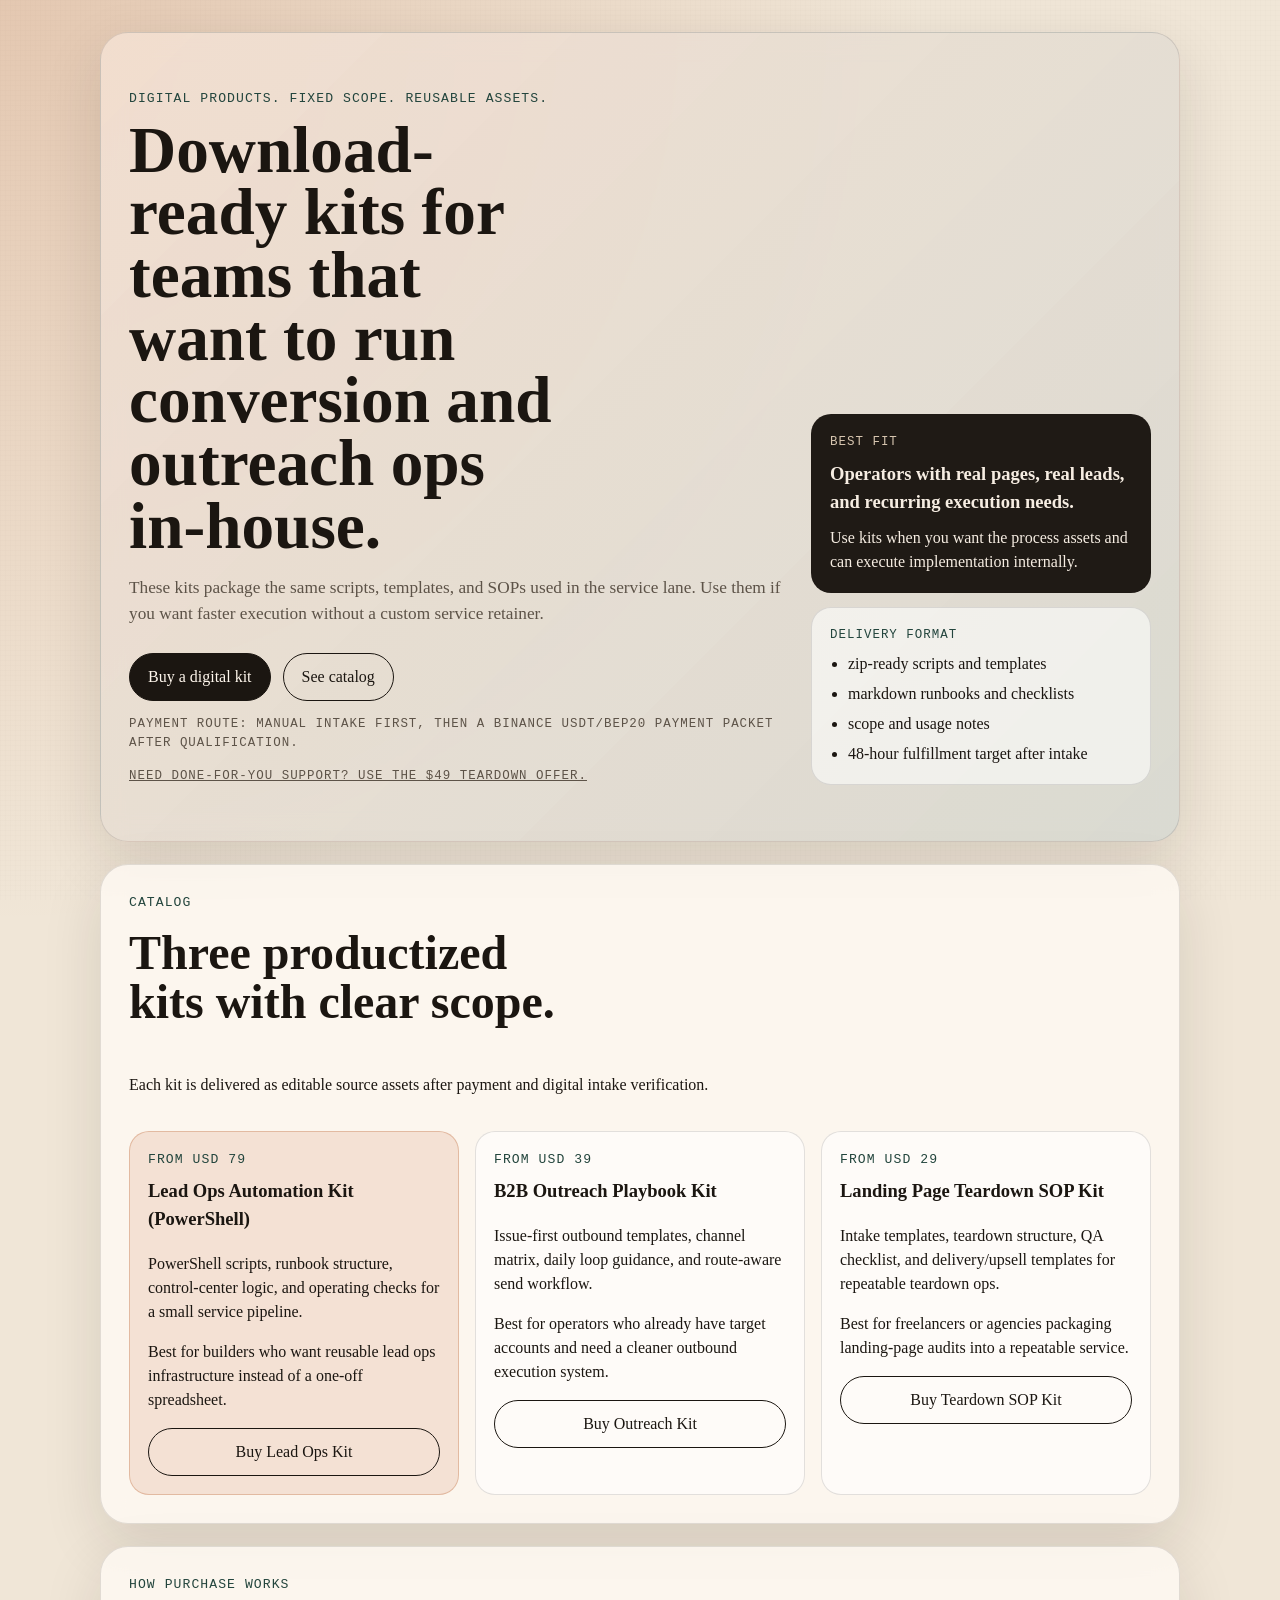
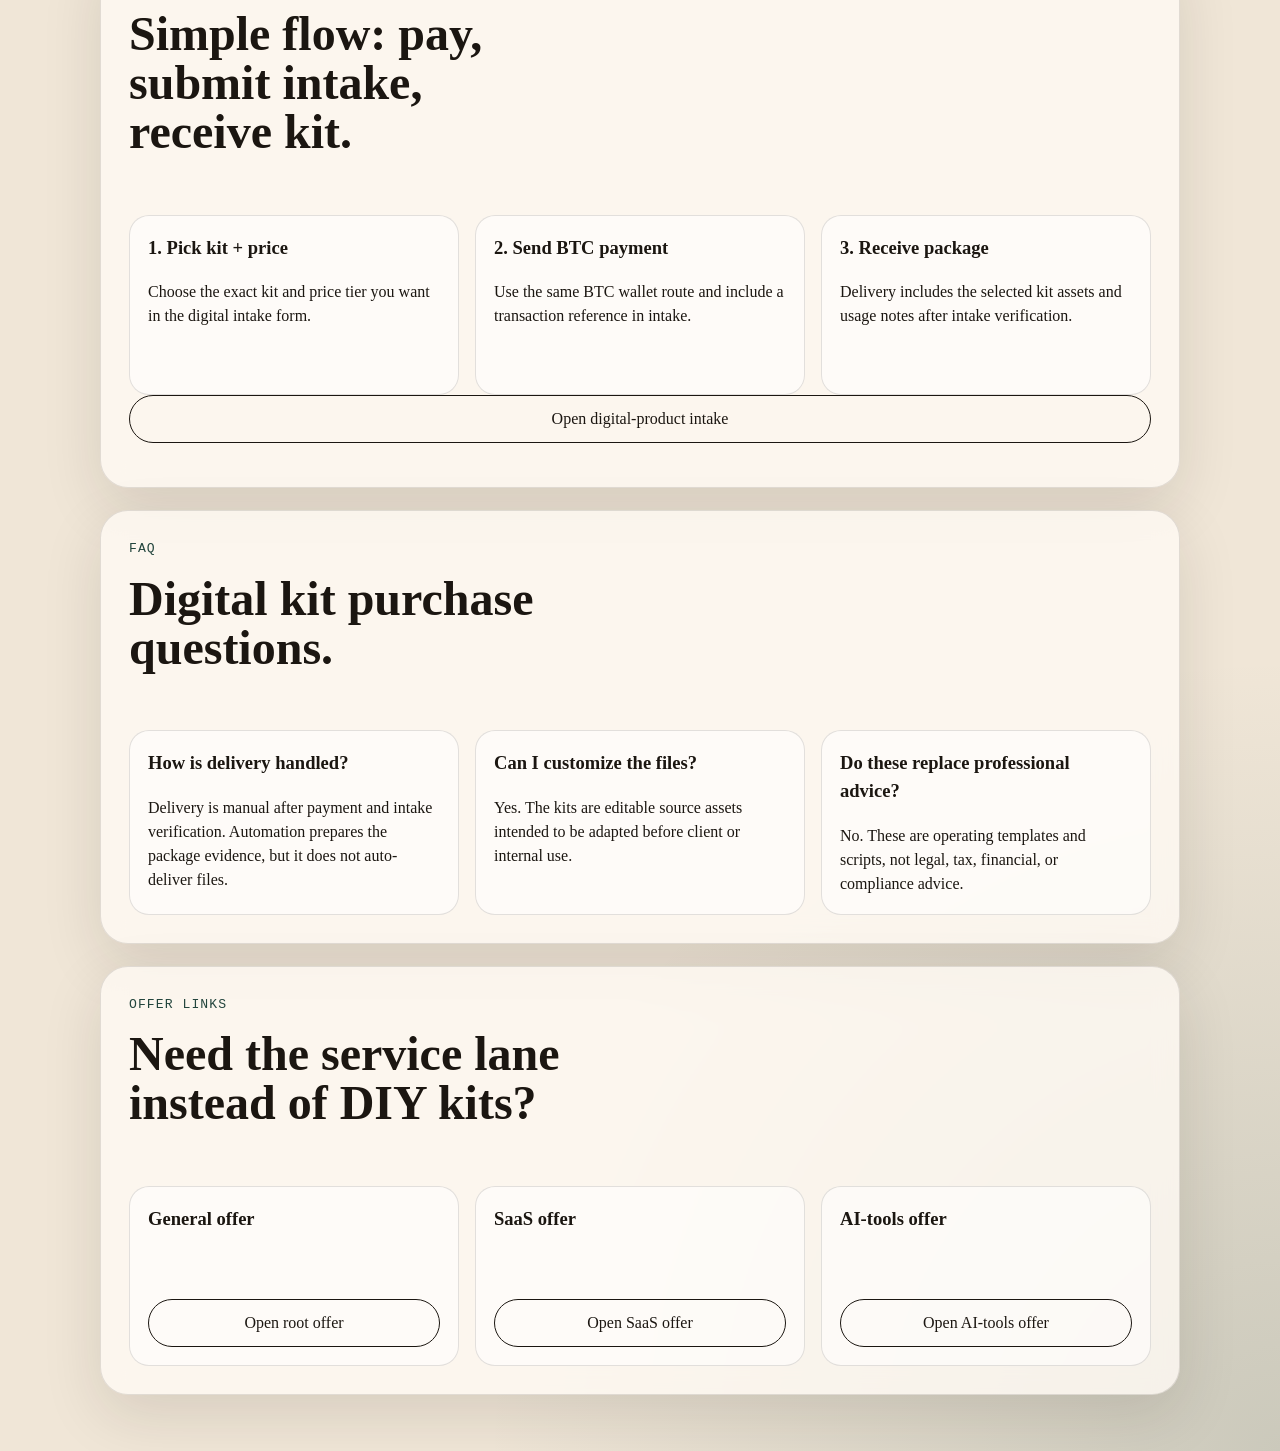
<file: kits.html>
<!DOCTYPE html>
<html lang="en">
<head>
  <meta charset="UTF-8">
  <meta name="viewport" content="width=device-width, initial-scale=1.0">
  <title>Digital Conversion Kits | Templates, Scripts, and SOPs</title>
  <meta
    name="description"
    content="Buy downloadable conversion kits: Lead Ops Automation Kit, B2B Outreach Playbook Kit, and Landing Page Teardown SOP Kit."
  >
  <link rel="canonical" href="https://sam49501.github.io/btc-teardown-offer-site/kits.html">
  <meta property="og:type" content="website">
  <meta property="og:title" content="Digital conversion kits for founders and operators">
  <meta property="og:description" content="Download-ready scripts, templates, and SOPs built from live outreach and conversion ops workflows.">
  <meta property="og:url" content="https://sam49501.github.io/btc-teardown-offer-site/kits.html">
  <meta property="og:image" content="https://sam49501.github.io/btc-teardown-offer-site/og-root.png">
  <meta property="og:image:alt" content="Digital conversion kits preview card">
  <meta name="twitter:card" content="summary_large_image">
  <meta name="twitter:title" content="Digital conversion kits for founders and operators">
  <meta name="twitter:description" content="Download-ready scripts, templates, and SOPs built from live outreach and conversion ops workflows.">
  <meta name="twitter:image" content="https://sam49501.github.io/btc-teardown-offer-site/og-root.png">
  <script type="application/ld+json">
  {
    "@context": "https://schema.org",
    "@graph": [
      {
        "@type": "Product",
        "name": "Lead Ops Automation Kit (PowerShell)",
        "description": "A ready-to-edit lead operations kit with scripts, runbook assets, and control board structure for small service pipelines.",
        "category": "Digital product",
        "brand": {
          "@type": "Brand",
          "name": "AI Revenue Ops Kit"
        },
        "offers": {
          "@type": "Offer",
          "priceCurrency": "USD",
          "price": "79",
          "availability": "https://schema.org/InStock",
          "url": "https://sam49501.github.io/btc-teardown-offer-site/kits.html"
        }
      },
      {
        "@type": "Product",
        "name": "B2B Outreach Playbook Kit",
        "description": "A copy-and-process kit with outbound templates, channel matrix, daily loop guidance, and route-aware outreach structure.",
        "category": "Digital product",
        "brand": {
          "@type": "Brand",
          "name": "AI Revenue Ops Kit"
        },
        "offers": {
          "@type": "Offer",
          "priceCurrency": "USD",
          "price": "39",
          "availability": "https://schema.org/InStock",
          "url": "https://sam49501.github.io/btc-teardown-offer-site/kits.html"
        }
      },
      {
        "@type": "Product",
        "name": "Landing Page Teardown SOP Kit",
        "description": "A template and SOP kit for repeatable landing-page teardown intake, QA, delivery, and upsell workflows.",
        "category": "Digital product",
        "brand": {
          "@type": "Brand",
          "name": "AI Revenue Ops Kit"
        },
        "offers": {
          "@type": "Offer",
          "priceCurrency": "USD",
          "price": "29",
          "availability": "https://schema.org/InStock",
          "url": "https://sam49501.github.io/btc-teardown-offer-site/kits.html"
        }
      }
    ]
  }
  </script>
  <link rel="stylesheet" href="styles.css">
</head>
<body>
  <div class="grain"></div>
  <main class="page">
    <section class="hero">
      <div class="hero-grid">
        <div class="hero-copy">
          <p class="eyebrow">Digital products. Fixed scope. Reusable assets.</p>
          <h1 class="hero-title-wide">Download-ready kits for teams that want to run conversion and outreach ops in-house.</h1>
          <p class="lede">
            These kits package the same scripts, templates, and SOPs used in the service lane.
            Use them if you want faster execution without a custom service retainer.
          </p>
          <div class="hero-actions">
            <a class="button button-primary" href="intake-digital.html">Buy a digital kit</a>
            <a class="button button-secondary" href="#catalog">See catalog</a>
          </div>
          <p class="microcopy">Payment route: manual intake first, then a Binance USDT/BEP20 payment packet after qualification.</p>
          <p class="microcopy"><a class="inline-link" href="index.html">Need done-for-you support? Use the $49 teardown offer.</a></p>
        </div>
        <aside class="hero-side">
          <article class="side-card side-card-dark">
            <p class="side-label">Best fit</p>
            <h3>Operators with real pages, real leads, and recurring execution needs.</h3>
            <p>Use kits when you want the process assets and can execute implementation internally.</p>
          </article>
          <article class="side-card">
            <p class="side-label">Delivery format</p>
            <ul class="compact-list">
              <li>zip-ready scripts and templates</li>
              <li>markdown runbooks and checklists</li>
              <li>scope and usage notes</li>
              <li>48-hour fulfillment target after intake</li>
            </ul>
          </article>
        </aside>
      </div>
    </section>

    <section class="panel" id="catalog">
      <div class="panel-head">
        <p class="section-tag">Catalog</p>
        <h2>Three productized kits with clear scope.</h2>
        <p>Each kit is delivered as editable source assets after payment and digital intake verification.</p>
      </div>
      <div class="grid three-up">
        <article class="card featured">
          <p class="tier-label">From USD 79</p>
          <h3>Lead Ops Automation Kit (PowerShell)</h3>
          <p>PowerShell scripts, runbook structure, control-center logic, and operating checks for a small service pipeline.</p>
          <p>Best for builders who want reusable lead ops infrastructure instead of a one-off spreadsheet.</p>
          <p><a class="button button-secondary button-full" href="intake-digital.html">Buy Lead Ops Kit</a></p>
        </article>
        <article class="card">
          <p class="tier-label">From USD 39</p>
          <h3>B2B Outreach Playbook Kit</h3>
          <p>Issue-first outbound templates, channel matrix, daily loop guidance, and route-aware send workflow.</p>
          <p>Best for operators who already have target accounts and need a cleaner outbound execution system.</p>
          <p><a class="button button-secondary button-full" href="intake-digital.html">Buy Outreach Kit</a></p>
        </article>
        <article class="card">
          <p class="tier-label">From USD 29</p>
          <h3>Landing Page Teardown SOP Kit</h3>
          <p>Intake templates, teardown structure, QA checklist, and delivery/upsell templates for repeatable teardown ops.</p>
          <p>Best for freelancers or agencies packaging landing-page audits into a repeatable service.</p>
          <p><a class="button button-secondary button-full" href="intake-digital.html">Buy Teardown SOP Kit</a></p>
        </article>
      </div>
    </section>

    <section class="panel">
      <div class="panel-head">
        <p class="section-tag">How purchase works</p>
        <h2>Simple flow: pay, submit intake, receive kit.</h2>
      </div>
      <div class="grid three-up">
        <article class="card">
          <h3>1. Pick kit + price</h3>
          <p>Choose the exact kit and price tier you want in the digital intake form.</p>
        </article>
        <article class="card">
          <h3>2. Send BTC payment</h3>
          <p>Use the same BTC wallet route and include a transaction reference in intake.</p>
        </article>
        <article class="card">
          <h3>3. Receive package</h3>
          <p>Delivery includes the selected kit assets and usage notes after intake verification.</p>
        </article>
      </div>
      <p><a class="button button-secondary button-full" href="intake-digital.html">Open digital-product intake</a></p>
    </section>

    <section class="panel" id="faq">
      <div class="panel-head">
        <p class="section-tag">FAQ</p>
        <h2>Digital kit purchase questions.</h2>
      </div>
      <div class="grid three-up">
        <article class="card">
          <h3>How is delivery handled?</h3>
          <p>Delivery is manual after payment and intake verification. Automation prepares the package evidence, but it does not auto-deliver files.</p>
        </article>
        <article class="card">
          <h3>Can I customize the files?</h3>
          <p>Yes. The kits are editable source assets intended to be adapted before client or internal use.</p>
        </article>
        <article class="card">
          <h3>Do these replace professional advice?</h3>
          <p>No. These are operating templates and scripts, not legal, tax, financial, or compliance advice.</p>
        </article>
      </div>
    </section>

    <section class="panel">
      <div class="panel-head">
        <p class="section-tag">Offer links</p>
        <h2>Need the service lane instead of DIY kits?</h2>
      </div>
      <div class="grid three-up">
        <article class="card action-card">
          <h3>General offer</h3>
          <p><a class="button button-secondary button-full" href="index.html">Open root offer</a></p>
        </article>
        <article class="card action-card">
          <h3>SaaS offer</h3>
          <p><a class="button button-secondary button-full" href="saas.html">Open SaaS offer</a></p>
        </article>
        <article class="card action-card">
          <h3>AI-tools offer</h3>
          <p><a class="button button-secondary button-full" href="ai-tools.html">Open AI-tools offer</a></p>
        </article>
      </div>
    </section>
  </main>
</body>
</html>
</file>
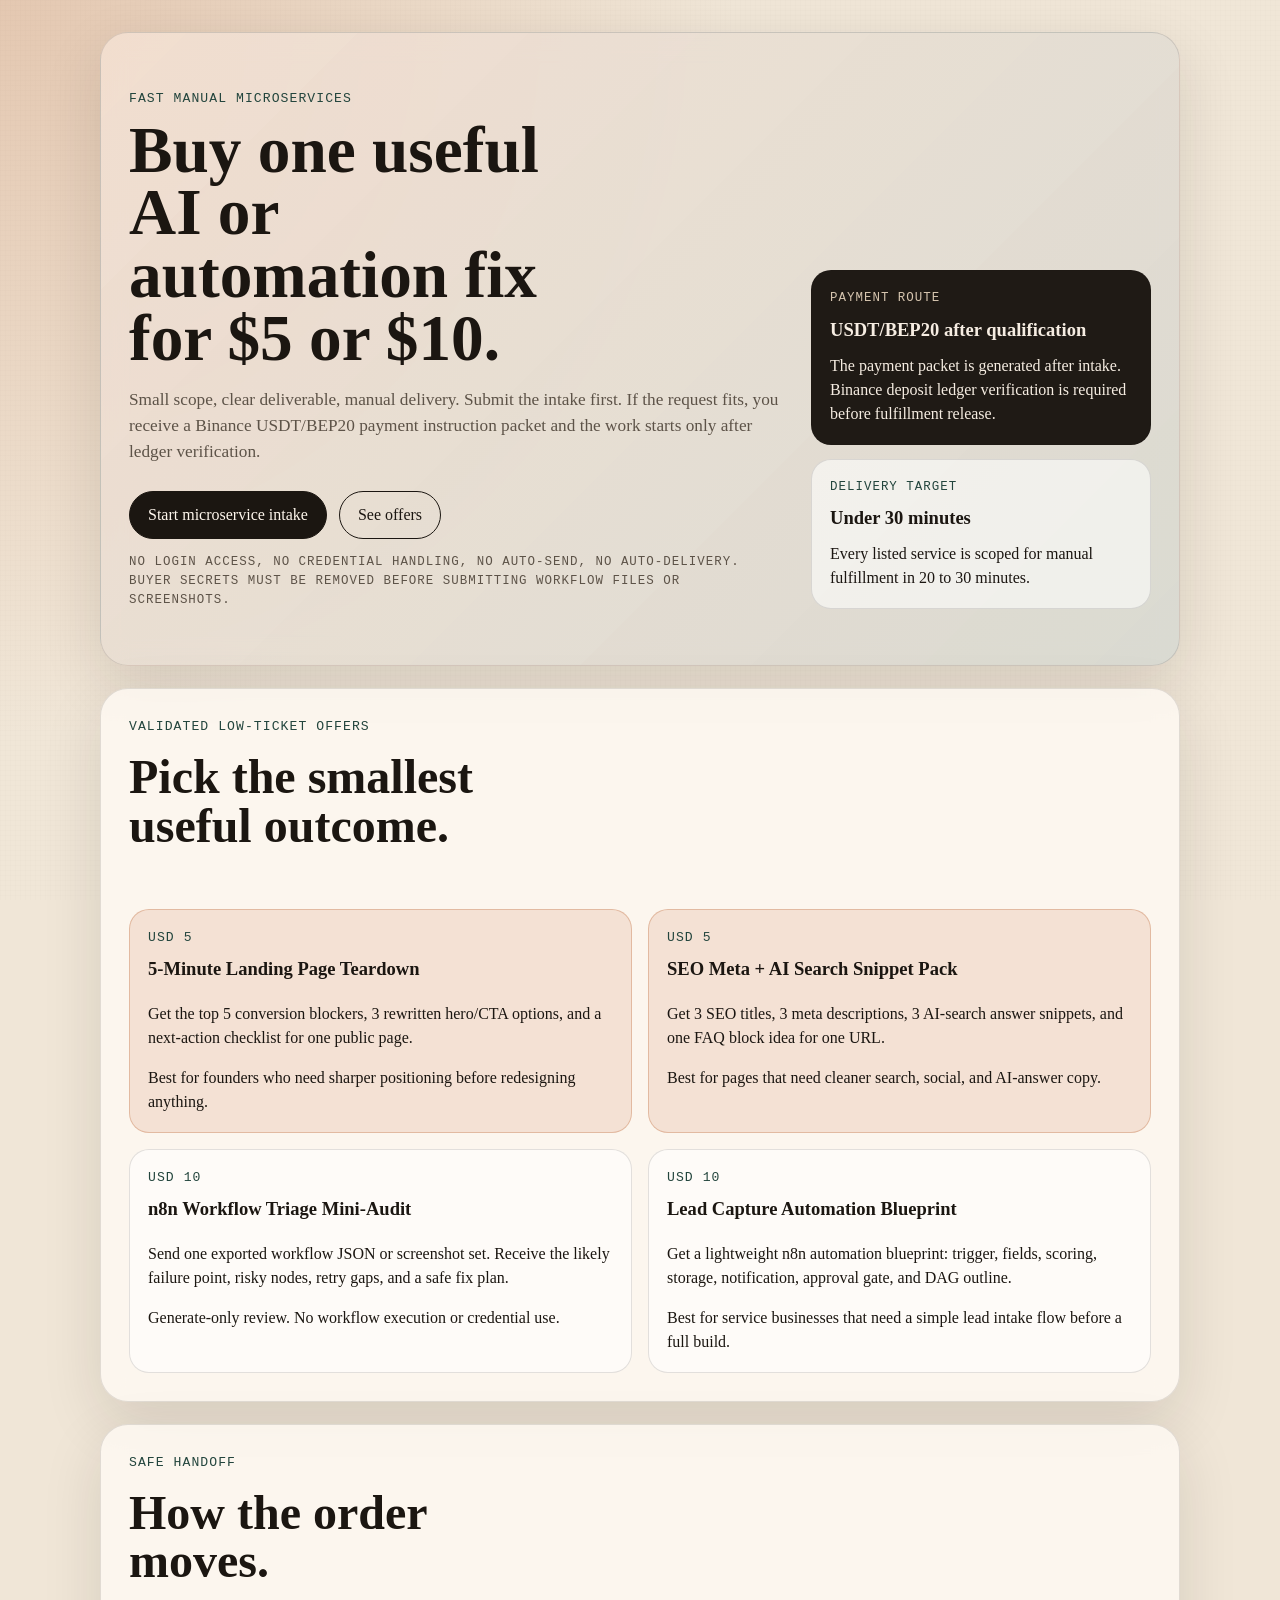
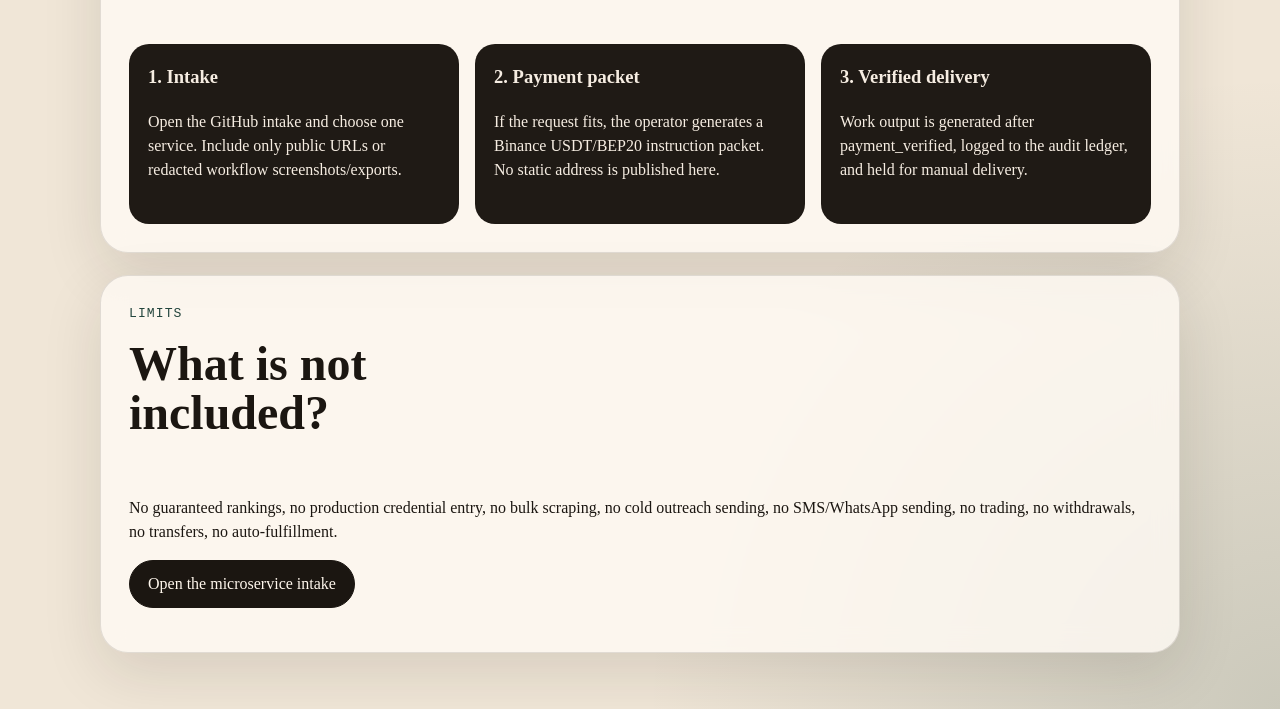
<file: microservices.html>
<!DOCTYPE html>
<html lang="en">
<head>
  <meta charset="UTF-8">
  <meta name="viewport" content="width=device-width, initial-scale=1.0">
  <title>$5 and $10 AI Microservices | Fast Manual Delivery</title>
  <meta name="description" content="Order small AI, n8n, SEO, and landing-page microservices for $5 or $10. Manual review, Binance USDT/BEP20 payment packet after qualification, no auto-delivery.">
  <link rel="canonical" href="https://sam49501.github.io/btc-teardown-offer-site/microservices.html">
  <meta property="og:type" content="website">
  <meta property="og:title" content="$5 and $10 AI microservices">
  <meta property="og:description" content="Landing-page teardown, SEO snippets, n8n workflow triage, and lead-capture automation blueprint. Fulfilled manually under 30 minutes.">
  <meta property="og:url" content="https://sam49501.github.io/btc-teardown-offer-site/microservices.html">
  <meta property="og:image" content="https://sam49501.github.io/btc-teardown-offer-site/og-root.png">
  <meta name="twitter:card" content="summary_large_image">
  <meta name="twitter:title" content="$5 and $10 AI microservices">
  <meta name="twitter:description" content="Small, specific AI and automation fixes with manual delivery and payment verification.">
  <link rel="stylesheet" href="styles.css">
  <script type="application/ld+json">
  {
    "@context": "https://schema.org",
    "@graph": [
      {
        "@type": "Service",
        "name": "5-Minute Landing Page Teardown",
        "description": "Top 5 conversion blockers, 3 hero/CTA rewrites, and a next-action checklist for one public page.",
        "offers": { "@type": "Offer", "price": "5", "priceCurrency": "USD" }
      },
      {
        "@type": "Service",
        "name": "SEO Meta + AI Search Snippet Pack",
        "description": "3 SEO titles, 3 meta descriptions, 3 AI-search answer snippets, and one FAQ block idea for one URL.",
        "offers": { "@type": "Offer", "price": "5", "priceCurrency": "USD" }
      },
      {
        "@type": "Service",
        "name": "n8n Workflow Triage Mini-Audit",
        "description": "Review one exported workflow or screenshot set and return a likely failure point, risk notes, and safe fix plan.",
        "offers": { "@type": "Offer", "price": "10", "priceCurrency": "USD" }
      },
      {
        "@type": "Service",
        "name": "Lead Capture Automation Blueprint",
        "description": "A lightweight n8n blueprint: trigger, fields, scoring, storage, notification, approval gate, and DAG outline.",
        "offers": { "@type": "Offer", "price": "10", "priceCurrency": "USD" }
      }
    ]
  }
  </script>
</head>
<body>
  <div class="grain"></div>
  <main class="page">
    <section class="hero">
      <div class="hero-grid">
        <div class="hero-copy">
          <p class="eyebrow">Fast manual microservices</p>
          <h1 class="hero-title-wide">Buy one useful AI or automation fix for $5 or $10.</h1>
          <p class="lede">Small scope, clear deliverable, manual delivery. Submit the intake first. If the request fits, you receive a Binance USDT/BEP20 payment instruction packet and the work starts only after ledger verification.</p>
          <div class="hero-actions">
            <a class="button button-primary" href="https://github.com/sam49501/btc-teardown-offer-site/issues/new?template=microservice-intake.yml">Start microservice intake</a>
            <a class="button button-secondary" href="#offers">See offers</a>
          </div>
          <p class="microcopy">No login access, no credential handling, no auto-send, no auto-delivery. Buyer secrets must be removed before submitting workflow files or screenshots.</p>
        </div>
        <aside class="hero-side">
          <article class="side-card side-card-dark">
            <p class="side-label">Payment route</p>
            <h3>USDT/BEP20 after qualification</h3>
            <p>The payment packet is generated after intake. Binance deposit ledger verification is required before fulfillment release.</p>
          </article>
          <article class="side-card">
            <p class="side-label">Delivery target</p>
            <h3>Under 30 minutes</h3>
            <p>Every listed service is scoped for manual fulfillment in 20 to 30 minutes.</p>
          </article>
        </aside>
      </div>
    </section>

    <section class="panel" id="offers">
      <div class="panel-head">
        <p class="section-tag">Validated low-ticket offers</p>
        <h2>Pick the smallest useful outcome.</h2>
      </div>
      <div class="grid two-up">
        <article class="card featured">
          <p class="tier-label">USD 5</p>
          <h3>5-Minute Landing Page Teardown</h3>
          <p>Get the top 5 conversion blockers, 3 rewritten hero/CTA options, and a next-action checklist for one public page.</p>
          <p>Best for founders who need sharper positioning before redesigning anything.</p>
        </article>
        <article class="card featured">
          <p class="tier-label">USD 5</p>
          <h3>SEO Meta + AI Search Snippet Pack</h3>
          <p>Get 3 SEO titles, 3 meta descriptions, 3 AI-search answer snippets, and one FAQ block idea for one URL.</p>
          <p>Best for pages that need cleaner search, social, and AI-answer copy.</p>
        </article>
        <article class="card">
          <p class="tier-label">USD 10</p>
          <h3>n8n Workflow Triage Mini-Audit</h3>
          <p>Send one exported workflow JSON or screenshot set. Receive the likely failure point, risky nodes, retry gaps, and a safe fix plan.</p>
          <p>Generate-only review. No workflow execution or credential use.</p>
        </article>
        <article class="card">
          <p class="tier-label">USD 10</p>
          <h3>Lead Capture Automation Blueprint</h3>
          <p>Get a lightweight n8n automation blueprint: trigger, fields, scoring, storage, notification, approval gate, and DAG outline.</p>
          <p>Best for service businesses that need a simple lead intake flow before a full build.</p>
        </article>
      </div>
    </section>

    <section class="panel">
      <div class="panel-head">
        <p class="section-tag">Safe handoff</p>
        <h2>How the order moves.</h2>
      </div>
      <div class="grid three-up">
        <article class="card dark-card">
          <h3>1. Intake</h3>
          <p>Open the GitHub intake and choose one service. Include only public URLs or redacted workflow screenshots/exports.</p>
        </article>
        <article class="card dark-card">
          <h3>2. Payment packet</h3>
          <p>If the request fits, the operator generates a Binance USDT/BEP20 instruction packet. No static address is published here.</p>
        </article>
        <article class="card dark-card">
          <h3>3. Verified delivery</h3>
          <p>Work output is generated after payment_verified, logged to the audit ledger, and held for manual delivery.</p>
        </article>
      </div>
    </section>

    <section class="panel faq">
      <div class="panel-head">
        <p class="section-tag">Limits</p>
        <h2>What is not included?</h2>
      </div>
      <p>No guaranteed rankings, no production credential entry, no bulk scraping, no cold outreach sending, no SMS/WhatsApp sending, no trading, no withdrawals, no transfers, no auto-fulfillment.</p>
      <p><a class="button button-primary" href="https://github.com/sam49501/btc-teardown-offer-site/issues/new?template=microservice-intake.yml">Open the microservice intake</a></p>
    </section>
  </main>
</body>
</html>
</file>
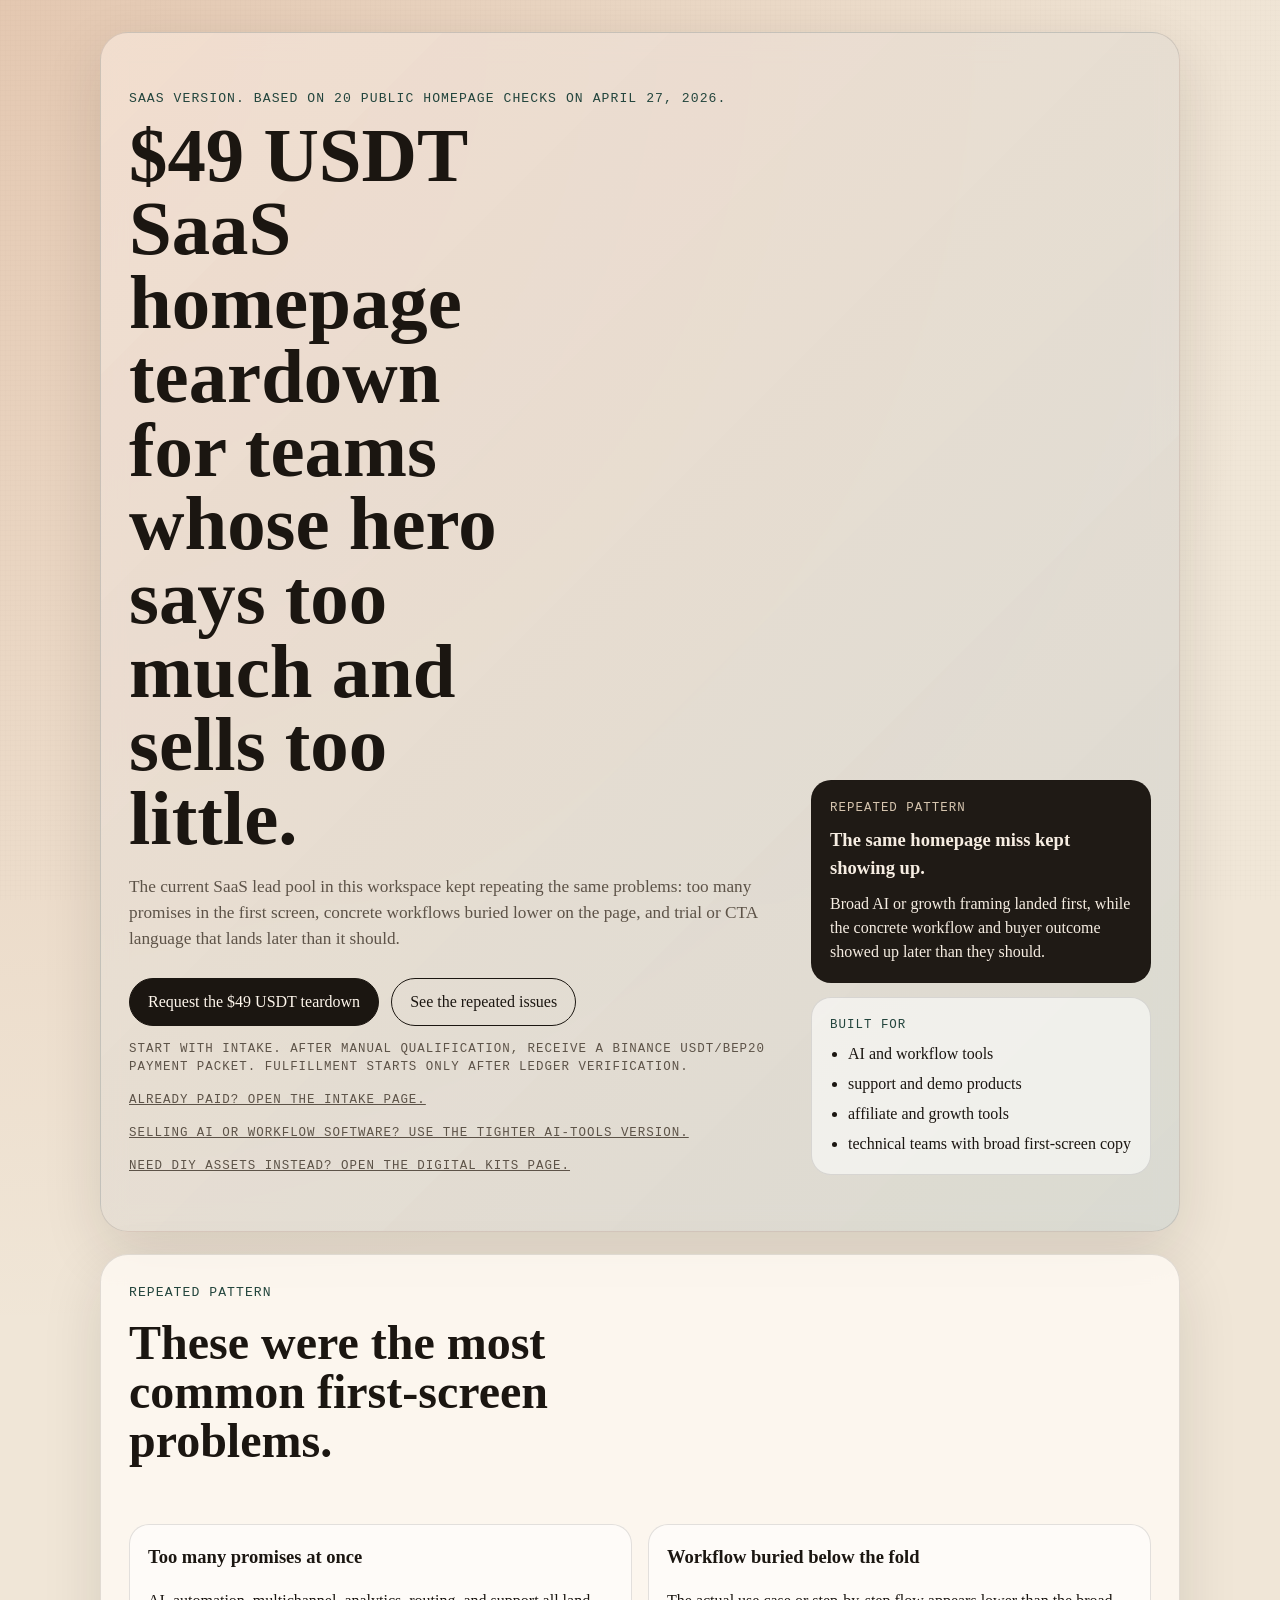
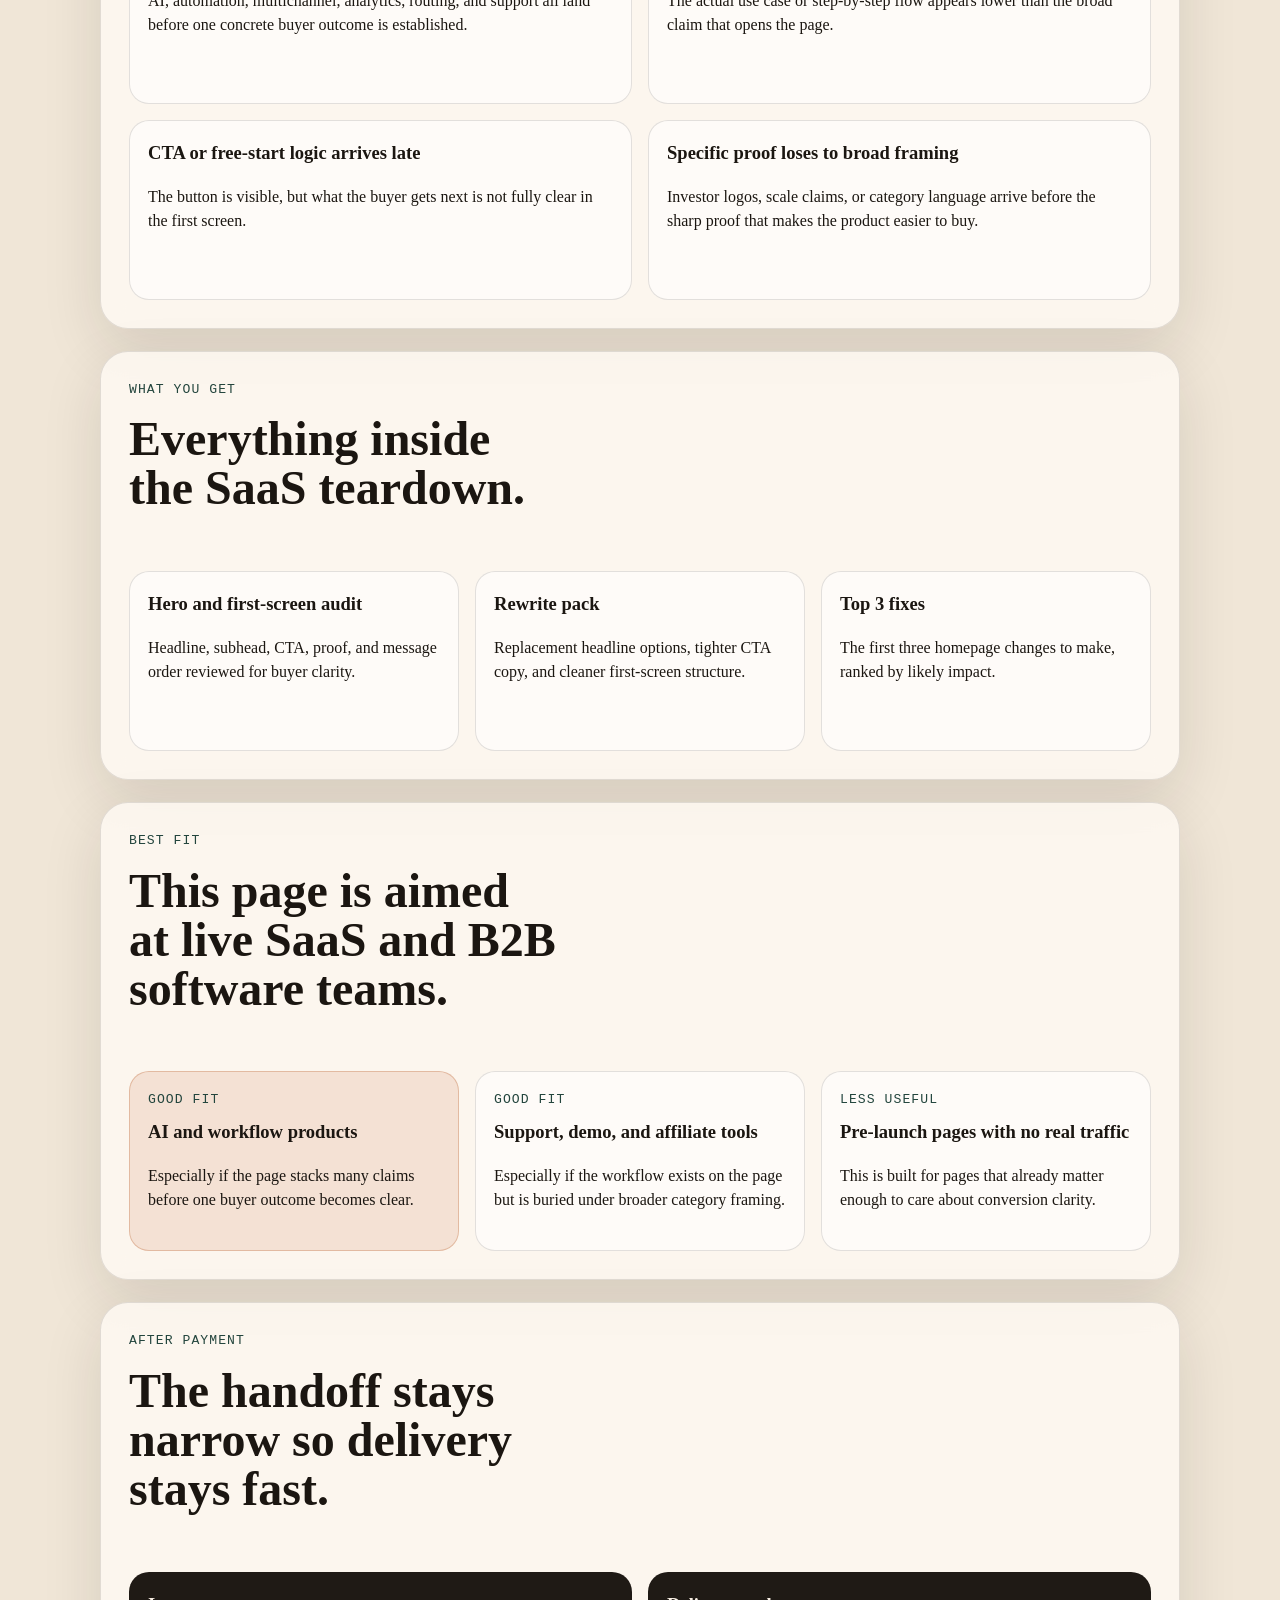
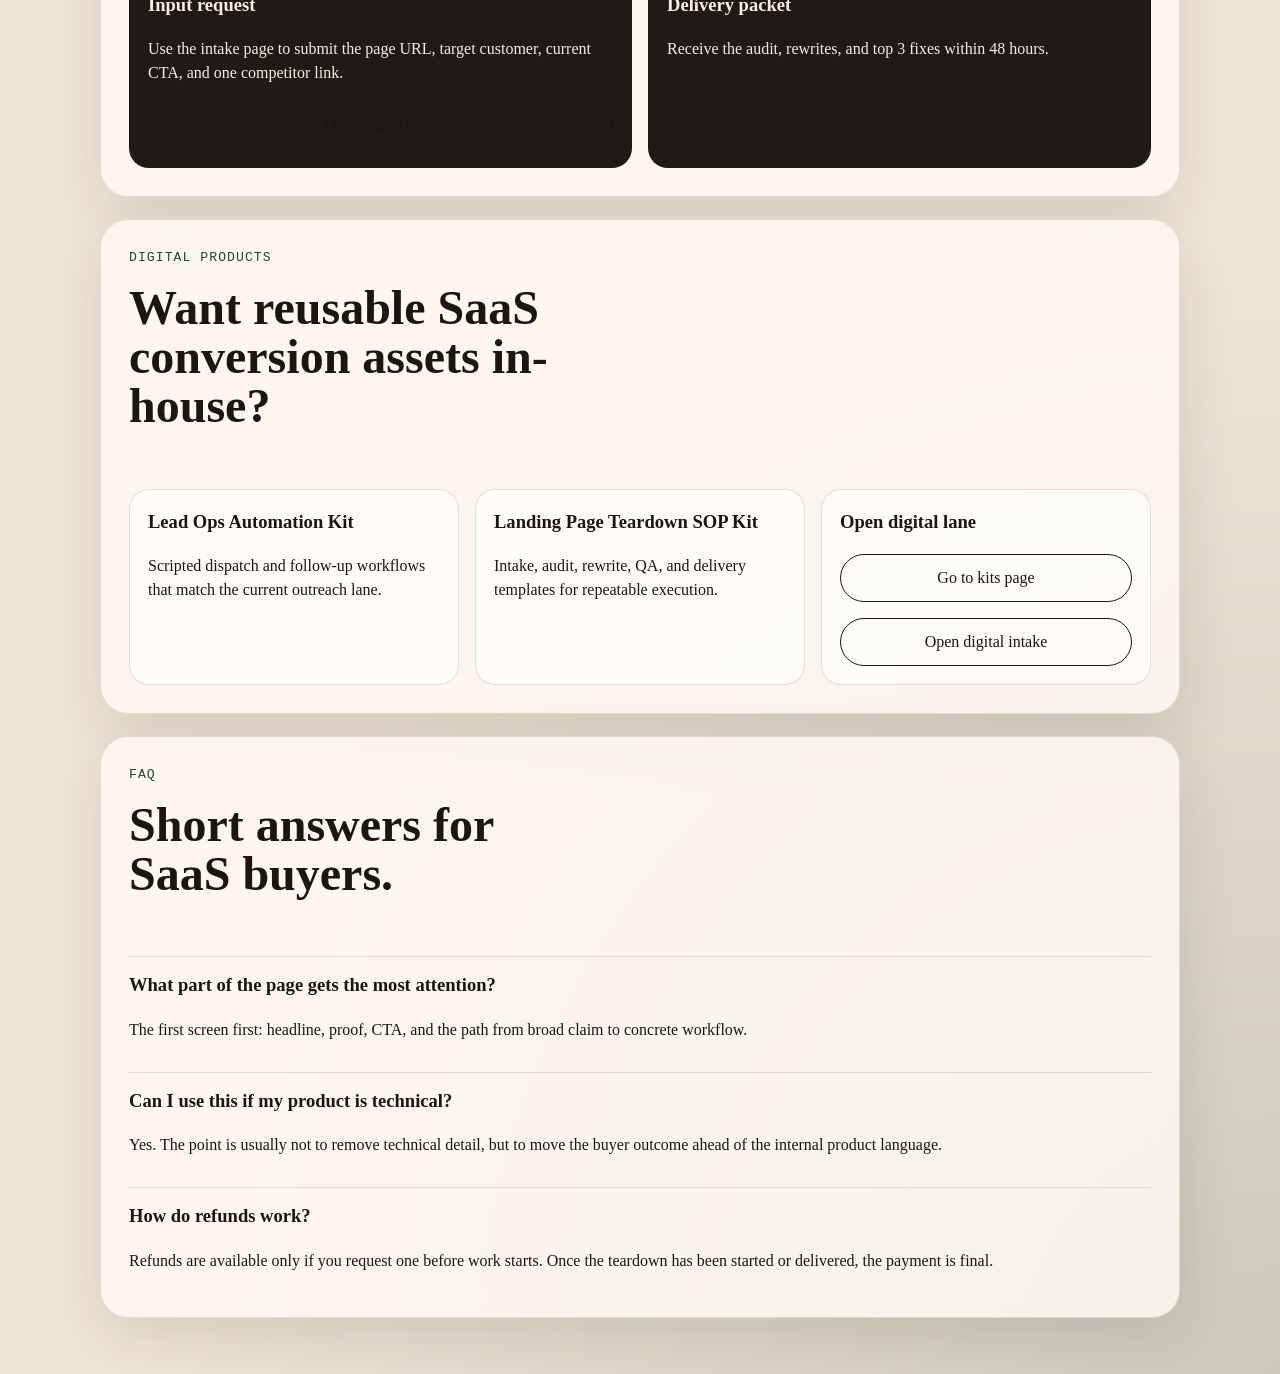
<file: saas.html>
<!DOCTYPE html>
<html lang="en">
<head>
  <meta charset="UTF-8">
  <meta name="viewport" content="width=device-width, initial-scale=1.0">
  <title>$49 USDT SaaS Homepage Teardown | 48-Hour Audit, Rewrites &amp; Top 3 Fixes</title>
  <meta
    name="description"
    content="$49 USDT SaaS homepage teardown for live SaaS and B2B software teams: hero and first-screen audit, rewrite pack, and top 3 fixes delivered within 48 hours."
  >
  <link rel="canonical" href="https://sam49501.github.io/btc-teardown-offer-site/saas.html">
  <meta property="og:type" content="website">
  <meta property="og:title" content="$49 USDT SaaS homepage teardown for teams whose hero says too much and sells too little.">
  <meta property="og:description" content="$49 USDT SaaS homepage teardown for live SaaS and B2B software teams: hero and first-screen audit, rewrite pack, and top 3 fixes delivered within 48 hours.">
  <meta property="og:url" content="https://sam49501.github.io/btc-teardown-offer-site/saas.html">
  <meta property="og:image" content="https://sam49501.github.io/btc-teardown-offer-site/og-saas.png">
  <meta property="og:image:alt" content="$49 USDT SaaS homepage teardown social preview card">
  <meta name="twitter:card" content="summary_large_image">
  <meta name="twitter:title" content="$49 USDT SaaS homepage teardown for teams whose hero says too much and sells too little.">
  <meta name="twitter:description" content="$49 USDT SaaS homepage teardown for live SaaS and B2B software teams: hero and first-screen audit, rewrite pack, and top 3 fixes delivered within 48 hours.">
  <meta name="twitter:image" content="https://sam49501.github.io/btc-teardown-offer-site/og-saas.png">
  <link rel="stylesheet" href="styles.css">
</head>
<body>
  <div class="grain"></div>
  <main class="page">
    <section class="hero">
      <div class="hero-grid">
        <div class="hero-copy">
          <p class="eyebrow">SaaS version. Based on 20 public homepage checks on April 27, 2026.</p>
          <h1>$49 USDT SaaS homepage teardown for teams whose hero says too much and sells too little.</h1>
          <p class="lede">
            The current SaaS lead pool in this workspace kept repeating the same problems:
            too many promises in the first screen, concrete workflows buried lower on the page,
            and trial or CTA language that lands later than it should.
          </p>
          <div class="hero-actions">
            <a class="button button-primary" href="https://github.com/sam49501/btc-teardown-offer-site/issues/new?template=paid-teardown-intake.yml">Request the $49 USDT teardown</a>
            <a class="button button-secondary" href="#repeat-patterns">See the repeated issues</a>
          </div>
          <p class="microcopy">Start with intake. After manual qualification, receive a Binance USDT/BEP20 payment packet. Fulfillment starts only after ledger verification.</p>
          <p class="microcopy"><a class="inline-link" href="intake.html">Already paid? Open the intake page.</a></p>
          <p class="microcopy"><a class="inline-link" href="ai-tools.html">Selling AI or workflow software? Use the tighter AI-tools version.</a></p>
          <p class="microcopy"><a class="inline-link" href="kits.html">Need DIY assets instead? Open the digital kits page.</a></p>
        </div>
        <aside class="hero-side">
          <article class="side-card side-card-dark">
            <p class="side-label">Repeated pattern</p>
            <h3>The same homepage miss kept showing up.</h3>
            <p>Broad AI or growth framing landed first, while the concrete workflow and buyer outcome showed up later than they should.</p>
          </article>
          <article class="side-card">
            <p class="side-label">Built for</p>
            <ul class="compact-list">
              <li>AI and workflow tools</li>
              <li>support and demo products</li>
              <li>affiliate and growth tools</li>
              <li>technical teams with broad first-screen copy</li>
            </ul>
          </article>
        </aside>
      </div>
    </section>

    <section class="panel" id="repeat-patterns">
      <div class="panel-head">
        <p class="section-tag">Repeated pattern</p>
        <h2>These were the most common first-screen problems.</h2>
      </div>
      <div class="grid two-up">
        <article class="card">
          <h3>Too many promises at once</h3>
          <p>AI, automation, multichannel, analytics, routing, and support all land before one concrete buyer outcome is established.</p>
        </article>
        <article class="card">
          <h3>Workflow buried below the fold</h3>
          <p>The actual use case or step-by-step flow appears lower than the broad claim that opens the page.</p>
        </article>
        <article class="card">
          <h3>CTA or free-start logic arrives late</h3>
          <p>The button is visible, but what the buyer gets next is not fully clear in the first screen.</p>
        </article>
        <article class="card">
          <h3>Specific proof loses to broad framing</h3>
          <p>Investor logos, scale claims, or category language arrive before the sharp proof that makes the product easier to buy.</p>
        </article>
      </div>
    </section>

    <section class="panel">
      <div class="panel-head">
        <p class="section-tag">What you get</p>
        <h2>Everything inside the SaaS teardown.</h2>
      </div>
      <div class="grid three-up">
        <article class="card">
          <h3>Hero and first-screen audit</h3>
          <p>Headline, subhead, CTA, proof, and message order reviewed for buyer clarity.</p>
        </article>
        <article class="card">
          <h3>Rewrite pack</h3>
          <p>Replacement headline options, tighter CTA copy, and cleaner first-screen structure.</p>
        </article>
        <article class="card">
          <h3>Top 3 fixes</h3>
          <p>The first three homepage changes to make, ranked by likely impact.</p>
        </article>
      </div>
    </section>

    <section class="panel">
      <div class="panel-head">
        <p class="section-tag">Best fit</p>
        <h2>This page is aimed at live SaaS and B2B software teams.</h2>
      </div>
      <div class="grid three-up">
        <article class="card featured">
          <p class="tier-label">Good fit</p>
          <h3>AI and workflow products</h3>
          <p>Especially if the page stacks many claims before one buyer outcome becomes clear.</p>
        </article>
        <article class="card">
          <p class="tier-label">Good fit</p>
          <h3>Support, demo, and affiliate tools</h3>
          <p>Especially if the workflow exists on the page but is buried under broader category framing.</p>
        </article>
        <article class="card">
          <p class="tier-label">Less useful</p>
          <h3>Pre-launch pages with no real traffic</h3>
          <p>This is built for pages that already matter enough to care about conversion clarity.</p>
        </article>
      </div>
    </section>

    <section class="panel" id="after-payment">
      <div class="panel-head">
        <p class="section-tag">After payment</p>
        <h2>The handoff stays narrow so delivery stays fast.</h2>
      </div>
      <div class="grid two-up">
        <article class="card dark-card">
          <h3>Input request</h3>
          <p>Use the intake page to submit the page URL, target customer, current CTA, and one competitor link.</p>
          <p><a class="button button-secondary button-full" href="intake.html">Open intake page</a></p>
        </article>
        <article class="card dark-card">
          <h3>Delivery packet</h3>
          <p>Receive the audit, rewrites, and top 3 fixes within 48 hours.</p>
        </article>
      </div>
    </section>

    <section class="panel">
      <div class="panel-head">
        <p class="section-tag">Digital products</p>
        <h2>Want reusable SaaS conversion assets in-house?</h2>
      </div>
      <div class="grid three-up">
        <article class="card">
          <h3>Lead Ops Automation Kit</h3>
          <p>Scripted dispatch and follow-up workflows that match the current outreach lane.</p>
        </article>
        <article class="card">
          <h3>Landing Page Teardown SOP Kit</h3>
          <p>Intake, audit, rewrite, QA, and delivery templates for repeatable execution.</p>
        </article>
        <article class="card action-card">
          <h3>Open digital lane</h3>
          <p><a class="button button-secondary button-full" href="kits.html">Go to kits page</a></p>
          <p><a class="button button-secondary button-full" href="intake-digital.html">Open digital intake</a></p>
        </article>
      </div>
    </section>

    <section class="panel faq">
      <div class="panel-head">
        <p class="section-tag">FAQ</p>
        <h2>Short answers for SaaS buyers.</h2>
      </div>
      <div class="faq-list">
        <article class="faq-item">
          <h3>What part of the page gets the most attention?</h3>
          <p>The first screen first: headline, proof, CTA, and the path from broad claim to concrete workflow.</p>
        </article>
        <article class="faq-item">
          <h3>Can I use this if my product is technical?</h3>
          <p>Yes. The point is usually not to remove technical detail, but to move the buyer outcome ahead of the internal product language.</p>
        </article>
        <article class="faq-item">
          <h3>How do refunds work?</h3>
          <p>Refunds are available only if you request one before work starts. Once the teardown has been started or delivered, the payment is final.</p>
        </article>
      </div>
    </section>
  </main>
</body>
</html>
</file>
<file: styles.css>
:root {
  --bg: #f0e6d7;
  --paper: rgba(255, 251, 244, 0.8);
  --ink: #1b1611;
  --muted: #5d5348;
  --accent: #b44f19;
  --accent-2: #23453d;
  --line: rgba(27, 22, 17, 0.12);
  --shadow: 0 20px 60px rgba(37, 27, 15, 0.12);
  --hero: linear-gradient(135deg, rgba(180, 79, 25, 0.12), rgba(35, 69, 61, 0.16));
}

* {
  box-sizing: border-box;
}

html {
  font-size: 16px;
}

body {
  margin: 0;
  color: var(--ink);
  background:
    radial-gradient(circle at top left, rgba(180, 79, 25, 0.2), transparent 28%),
    radial-gradient(circle at bottom right, rgba(35, 69, 61, 0.18), transparent 24%),
    var(--bg);
  font-family: "Iowan Old Style", "Palatino Linotype", "Book Antiqua", Palatino, Georgia, serif;
  line-height: 1.5;
}

.grain {
  position: fixed;
  inset: 0;
  pointer-events: none;
  opacity: 0.16;
  background-image:
    linear-gradient(rgba(0, 0, 0, 0.04) 1px, transparent 1px),
    linear-gradient(90deg, rgba(0, 0, 0, 0.04) 1px, transparent 1px);
  background-size: 5px 5px;
  mix-blend-mode: multiply;
}

.page {
  width: min(1080px, calc(100% - 32px));
  margin: 0 auto;
  padding: 32px 0 56px;
}

.hero,
.panel {
  border: 1px solid var(--line);
  border-radius: 28px;
  background: var(--paper);
  backdrop-filter: blur(12px);
  box-shadow: var(--shadow);
}

.hero {
  padding: 56px 28px;
  background-image: var(--hero);
}

.hero-grid {
  display: grid;
  grid-template-columns: minmax(0, 1.35fr) minmax(280px, 340px);
  gap: 22px;
  align-items: end;
}

.hero-copy > :last-child {
  margin-bottom: 0;
}

.hero-side {
  display: grid;
  gap: 14px;
}

.panel {
  margin-top: 22px;
  padding: 28px;
}

.eyebrow,
.section-tag,
.microcopy {
  font-family: "Aptos Mono", "SFMono-Regular", Consolas, monospace;
  letter-spacing: 0.08em;
  text-transform: uppercase;
}

.eyebrow,
.section-tag {
  margin: 0 0 10px;
  color: var(--accent-2);
  font-size: 0.82rem;
}

.microcopy {
  margin-top: 14px;
  color: var(--muted);
  font-size: 0.78rem;
}

.microcopy a,
.inline-link {
  color: inherit;
}

h1,
h2,
h3,
p {
  margin-top: 0;
}

h1 {
  max-width: 10ch;
  margin-bottom: 18px;
  font-size: clamp(2.6rem, 6vw, 4.8rem);
  line-height: 0.96;
}

.hero-title-wide {
  max-width: 13ch;
  font-size: clamp(2.4rem, 5.1vw, 4.1rem);
}

h2 {
  max-width: 18ch;
  font-size: clamp(1.8rem, 4vw, 3rem);
  line-height: 1.02;
}

h3 {
  font-size: 1.16rem;
}

.lede {
  max-width: 42rem;
  color: var(--muted);
  font-size: 1.08rem;
}

.hero-actions {
  display: flex;
  flex-wrap: wrap;
  gap: 12px;
  margin-top: 26px;
}

.button {
  display: inline-flex;
  align-items: center;
  justify-content: center;
  min-height: 48px;
  padding: 0 18px;
  border-radius: 999px;
  border: 1px solid var(--ink);
  text-decoration: none;
  transition: transform 180ms ease, background-color 180ms ease, color 180ms ease;
}

.button:hover {
  transform: translateY(-1px);
}

.button-full {
  width: 100%;
}

.button-primary {
  background: var(--ink);
  color: #fff7ed;
}

.button-secondary {
  color: var(--ink);
  background: transparent;
}

.panel-head {
  display: flex;
  flex-direction: column;
  gap: 6px;
  margin-bottom: 18px;
}

.grid {
  display: grid;
  gap: 16px;
}

.three-up {
  grid-template-columns: repeat(3, minmax(0, 1fr));
}

.two-up {
  grid-template-columns: repeat(2, minmax(0, 1fr));
}

.card {
  min-height: 180px;
  padding: 18px;
  border: 1px solid var(--line);
  border-radius: 20px;
  background: rgba(255, 255, 255, 0.58);
}

.card p:last-child {
  margin-bottom: 0;
}

.featured {
  border-color: rgba(180, 79, 25, 0.28);
  background: rgba(180, 79, 25, 0.12);
}

.dark-card {
  background: #1f1a15;
  color: #f6ede2;
}

.action-card {
  display: flex;
  flex-direction: column;
  justify-content: space-between;
}

.side-card {
  padding: 18px;
  border: 1px solid var(--line);
  border-radius: 20px;
  background: rgba(255, 255, 255, 0.58);
}

.side-card h3 {
  margin-bottom: 10px;
}

.side-card p:last-child,
.side-card ul:last-child {
  margin-bottom: 0;
}

.side-card-dark {
  background: #1f1a15;
  color: #f6ede2;
}

.side-label {
  margin: 0 0 8px;
  color: var(--accent-2);
  font-family: "Aptos Mono", "SFMono-Regular", Consolas, monospace;
  font-size: 0.78rem;
  letter-spacing: 0.08em;
  text-transform: uppercase;
}

.side-card-dark .side-label {
  color: #d6c5af;
}

.compact-list {
  margin: 0;
  padding-left: 18px;
}

.compact-list li + li {
  margin-top: 6px;
}

.tier-label {
  margin: 0 0 8px;
  color: var(--accent-2);
  font-family: "Aptos Mono", "SFMono-Regular", Consolas, monospace;
  font-size: 0.82rem;
  letter-spacing: 0.08em;
  text-transform: uppercase;
}

.split {
  display: grid;
  grid-template-columns: 1.1fr 1fr;
  gap: 24px;
}

.stack > :last-child {
  margin-bottom: 0;
}

.list {
  margin: 0;
  padding-left: 18px;
}

.faq-list {
  display: grid;
  gap: 14px;
}

.faq-item {
  padding-top: 14px;
  border-top: 1px solid var(--line);
}

@media (max-width: 820px) {
  .page {
    width: min(100% - 20px, 1080px);
    padding-top: 18px;
  }

  .hero,
  .panel {
    border-radius: 22px;
    padding: 22px;
  }

  .three-up,
  .two-up,
  .split,
  .hero-grid {
    grid-template-columns: 1fr;
  }

  h1 {
    max-width: 100%;
  }
}
</file>
